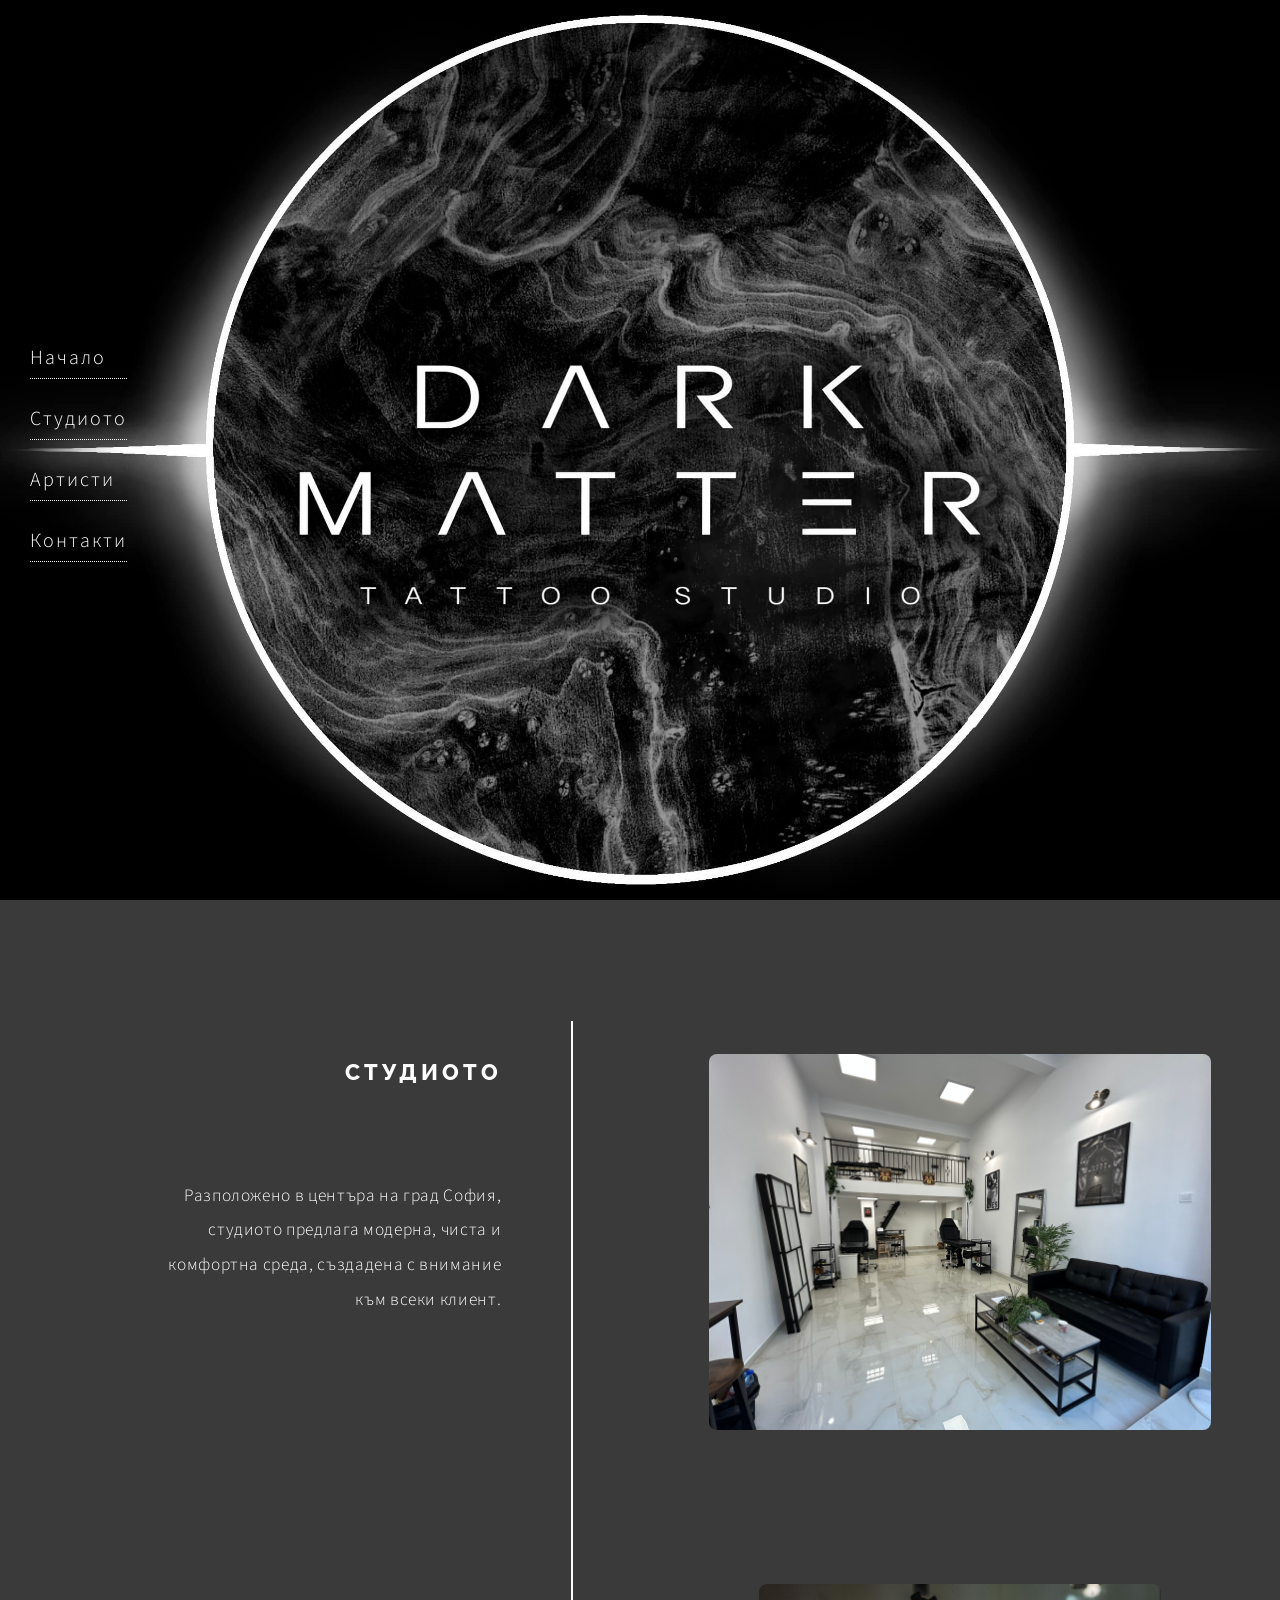
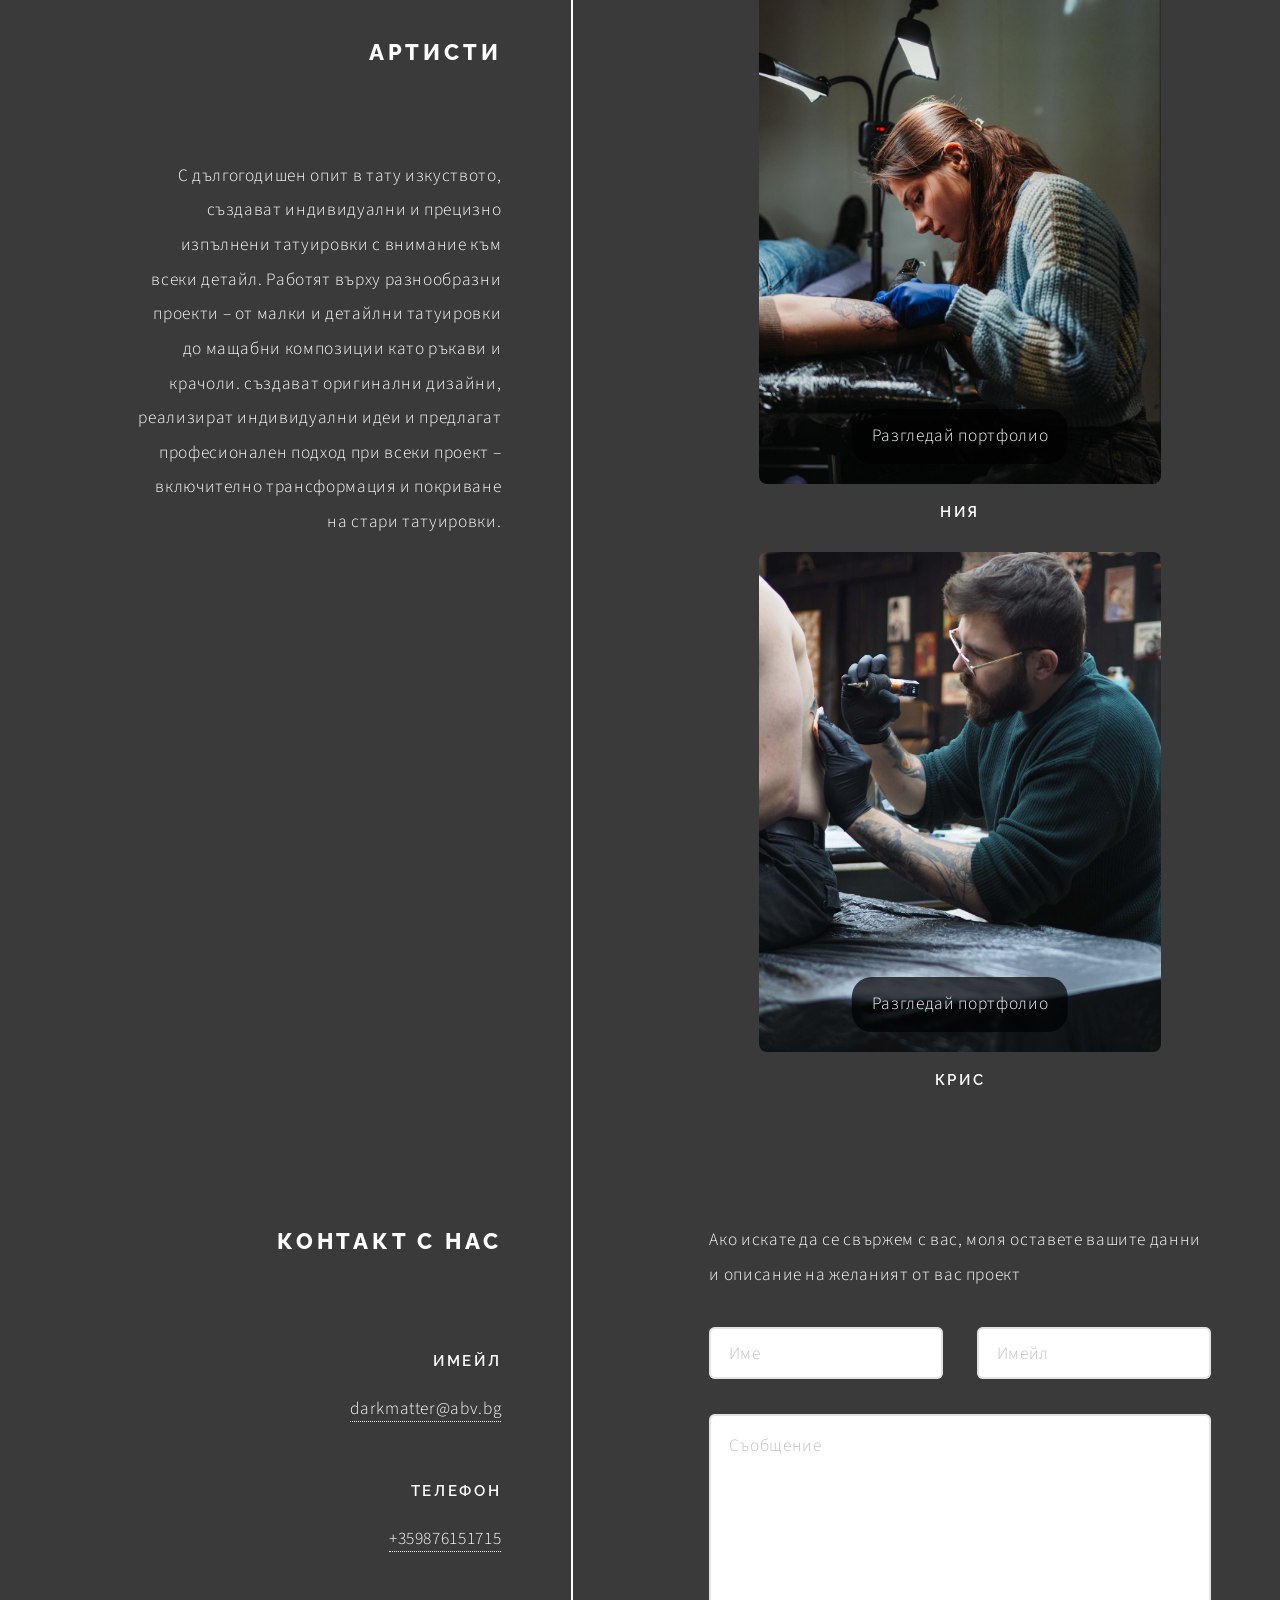
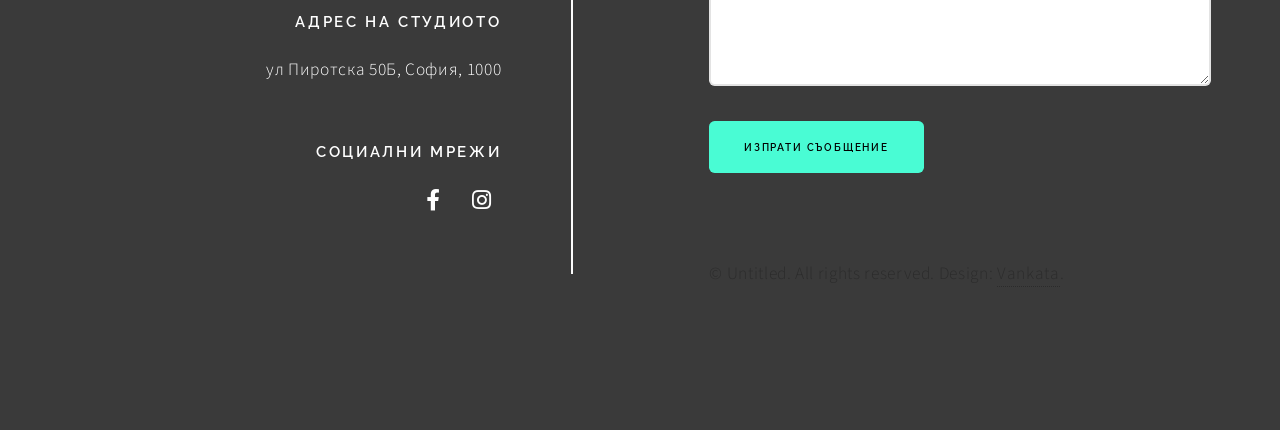
<file: index.html>
<!DOCTYPE HTML>
<!--
	Paradigm Shift by HTML5 UP
	html5up.net | @ajlkn
	Free for personal and commercial use under the CCA 3.0 license (html5up.net/license)
-->
<html>
	<meta name="viewport" content="width=device-width, initial-scale=1">
	<head>
		<title>DarkMatterTattooStudio</title>
		<meta charset="utf-8" />
		<meta name="viewport" content="width=device-width, initial-scale=1, user-scalable=no" />
		<meta name="description" content="" />
		<meta name="keywords" content="" />
		<link rel="stylesheet" href="assets/css/main.css" />
	</head>
	<body class="is-preload">
		<nav class="side-menu">
    <a href="#intro">Начало</a>
    <a href="#first">Студиото</a>
    <a href="#second">Артисти</a>
    <a href="#third">Контакти</a>
		</nav>
		<!-- Wrapper -->
			<div id="wrapper">

				<!-- Intro -->
					<section class="intro"
					id ="intro">
					<!--	
						<header>
				
							<h1>Dark Мatter </h1>
							<h2>Tattoo Studio</h2>
							<p style="white-space: nowrap;">
   									 All designs are made by Tattoo Master Kriskata</p>
						</header>
					-->		
						<div class="content">
							<span class="image fill" data-position="center"><img src="images/logo.jpeg" alt="" /></span>
						</div>
					</section>

				<!-- Section -->
					<section id="first">
						<header>
							<div style="margin-top: 50px;">
							<h2>Студиото</h2>
							<p>Разположено в центъра на град София, студиото предлага модерна, чиста и комфортна среда, създадена с внимание към всеки клиент. </p>
						</header>
					<div class="content"> 
						<div style="display: flex; gap: 20px;margin-bottom: 50px;margin-top: 50px;"> 
						<img src="images/workplace.jpeg" style="width: 100%;height: auto; border-radius: 8px;"> 
					</div>
					
							<!-- Иконки-->
							 <!--S
							<ul class="feature-icons">
								<li class="icon solid fa-laptop">Consequat tempus</li>
								<li class="icon solid fa-bolt">Etiam adipiscing</li>
								<li class="icon solid fa-signal">Libero nullam</li>
								<li class="icon solid fa-cog">Blandit condimentum</li>
								<li class="icon solid fa-map-marker-alt">Lorem ipsum dolor</li>
								<li class="icon solid fa-code">Nibh amet venenatis</li>
							</ul>
							-->
							
						</div>
						</section>
				<!-- Section -->
					<section id="second">
						<header>
							<div style="margin-top: 50px;"></div>
							<h2>Артисти  </h2>
							<p> С дългогодишен опит в тату изкуството, създават индивидуални и прецизно изпълнени 
								татуировки с внимание към всеки детайл.
								Работят върху разнообразни проекти – от малки и детайлни татуировки до мащабни композиции като ръкави
								и крачоли. създават оригинални дизайни, реализират индивидуални идеи и предлагат професионален подход при 
								всеки проект – включително трансформация и покриване на стари татуировки.</p>
						</header>
						<div class="content">

    <div class="artists-container">

        <a href="Niya.html" class="artist-card">
            <div class="artist-image">
                <img src="images/niya.jpeg" alt="Ния">
                <span>Разгледай портфолио</span>
            </div>
            <h3>Ния</h3>
        </a>

        <a href="Kriskata.html" class="artist-card">
            <div class="artist-image">
                <img src="images/kris.jpeg" alt="Крис">
                <span>Разгледай портфолио</span>
            </div>
            <h3>Крис</h3>
        </a>

    </div>

</div>
							
					
					</section>

				
							<!-- Section -->
								<section id="third">
							<header>
							<h2>Контакт с нас</h2>
						</header>
						<div class="content">
							<p> Ако искате да се свържем с вас, моля оставете вашите данни и описание на желаният от вас проект</p>
							<form id="contact-form">
								<div class="fields">
									<div class="field half">
										<input type="text" name="name" id="name" placeholder="Име" required/>
									</div>
									<div class="field half">
										<input type="email" name="email" id="email" placeholder="Имейл" required/>
									</div>
									<div class="field">
										<textarea name="message" id="message" placeholder="Съобщение" rows="7" required></textarea>
									</div>
								</div>
								<ul class="actions">
									<li><input type="submit" value="Изпрати Съобщение" class="button primary" /></li>
								</ul>
								<div id="form-message"></div>
							</form>

						<script>
							const form = document.getElementById("contact-form");
							const message = document.getElementById("form-message");
							form.addEventListener("submit", async function(e) { e.preventDefault();
    						const formData = new FormData(form);
							const response = await fetch("https://formspree.io/f/mbdngkry", {method: "POST",body: formData,headers: {"Accept": "application/json"}});

   							 if (response.ok) {
       							 message.innerHTML = "✅ Вашето съобщение е изпратено успешно! Ще се свържем с вас скоро.";
       							 message.style.display = "block";
        						form.reset();
    						} else {
     						   message.innerHTML = "❌ Възникна грешка. Моля опитайте отново.";
       						 message.style.display = "block";
    						}
							});
						</script>
						</div>
						<footer>
							<ul class="items">
								<li>
									<h3>Имейл</h3>
									<a>darkmatter@abv.bg</a>
								</li>
								<li>
									<h3>Телефон</h3>
									<a> +359876151715</a>
								</li>
								<li>
									<h3>Адрес на Студиото</h3>
									<span>ул Пиротска 50Б, София, 1000</span>
								</li>
								<li>
									<h3>Социални мрежи</h3>
									<ul class="icons">
										<li><a href="https://www.facebook.com/kristian.andonov.96" class="icon brands fa-facebook-f"><span class="label">Facebook</span></a></li>
										<li><a href="https://www.instagram.com/darkmatter.sofia/" class="icon brands fa-instagram"><span class="label">Instagram</span></a></li>
									</ul>
								</li>
							</ul>
						</footer>
					</section>

				<!-- Copyright -->
					<div class="copyright">&copy; Untitled. All rights reserved. Design: <a href="https://www.instagram.com/vankataa.s/">Vankata</a>.</div>

			</div>

		<!-- Scripts -->
			<script src="assets/js/jquery.min.js"></script>
			<script src="assets/js/jquery.scrolly.min.js"></script>
			<script src="assets/js/browser.min.js"></script>
			<script src="assets/js/breakpoints.min.js"></script>
			<script src="assets/js/util.js"></script>
			<script src="assets/js/main.js"></script>

	</body>
</html>
</file>
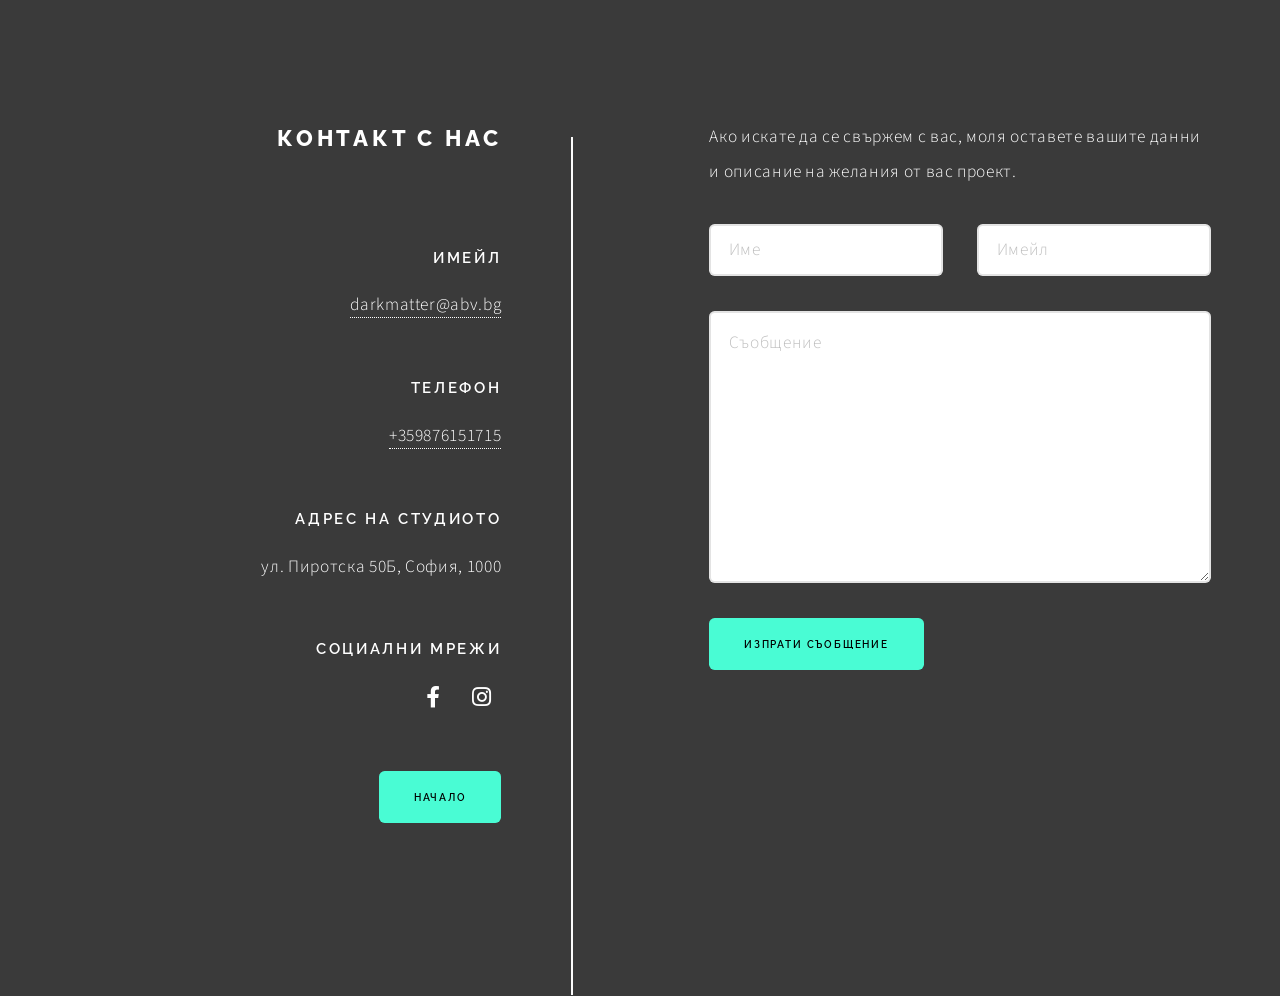
<file: Contact.html>
<!DOCTYPE HTML>
<html>
<head>
    <title>DarkMatter Tattoo Studio - Contact</title>
    <meta charset="utf-8" />
    <meta name="viewport" content="width=device-width, initial-scale=1" />
    
    <link rel="stylesheet" href="assets/css/main.css" />
</head>

<body class="is-preload">

<div id="wrapper">

<section id="contact">

<header>
    
    <h2>Контакт с нас</h2>
</header>


<div class="content">

<p>
Ако искате да се свържем с вас, моля оставете вашите данни и описание на желания от вас проект.
</p>


<form id="contact-form">

<div class="fields">

<div class="field half">
<input type="text" name="name" placeholder="Име" required>
</div>


<div class="field half">
<input type="email" name="email" placeholder="Имейл" required>
</div>


<div class="field">
<textarea name="message" placeholder="Съобщение" rows="7" required></textarea>
</div>


</div>


<ul class="actions">
<li>
<input type="submit" value="Изпрати Съобщение" class="button primary">
</li>
</ul>


<div id="form-message"></div>


</form>


<script>
							const form = document.getElementById("contact-form");
							const message = document.getElementById("form-message");
							form.addEventListener("submit", async function(e) { e.preventDefault();
    						const formData = new FormData(form);
							const response = await fetch("https://formspree.io/f/mbdngkry", {method: "POST",body: formData,headers: {"Accept": "application/json"}});

   							 if (response.ok) {
       							 message.innerHTML = "✅ Вашето съобщение е изпратено успешно! Ще се свържем с вас скоро.";
       							 message.style.display = "block";
        						form.reset();
    						} else {
     						   message.innerHTML = "❌ Възникна грешка. Моля опитайте отново.";
       						 message.style.display = "block";
    						}
							});
						</script>


</div>


<footer>

<ul class="items">


<li>
<h3>Имейл</h3>
<a>darkmatter@abv.bg</a>
</li>


<li>
<h3>Телефон</h3>
<a>+359876151715</a>
</li>


<li>
<h3>Адрес на Студиото</h3>
<span>ул. Пиротска 50Б, София, 1000</span>
</li>


<li>

<h3>Социални мрежи</h3>

<ul class="icons">

<li>
<a href="https://www.facebook.com/kristian.andonov.96" 
class="icon brands fa-facebook-f">
</a>
</li>


<li>
<a href="https://www.instagram.com/darkmatter.sofia/" 
class="icon brands fa-instagram">
</a>
</li>

</ul>

</li>
<div class="contact-button">
    <a href="index.html" class="button primary">
        Начало
    </a>
</div>

</ul>

</footer>


</section>


</div>


<script src="assets/js/jquery.min.js"></script>
<script src="assets/js/browser.min.js"></script>
<script src="assets/js/breakpoints.min.js"></script>
<script src="assets/js/main.js"></script>


</body>
</html>
</file>
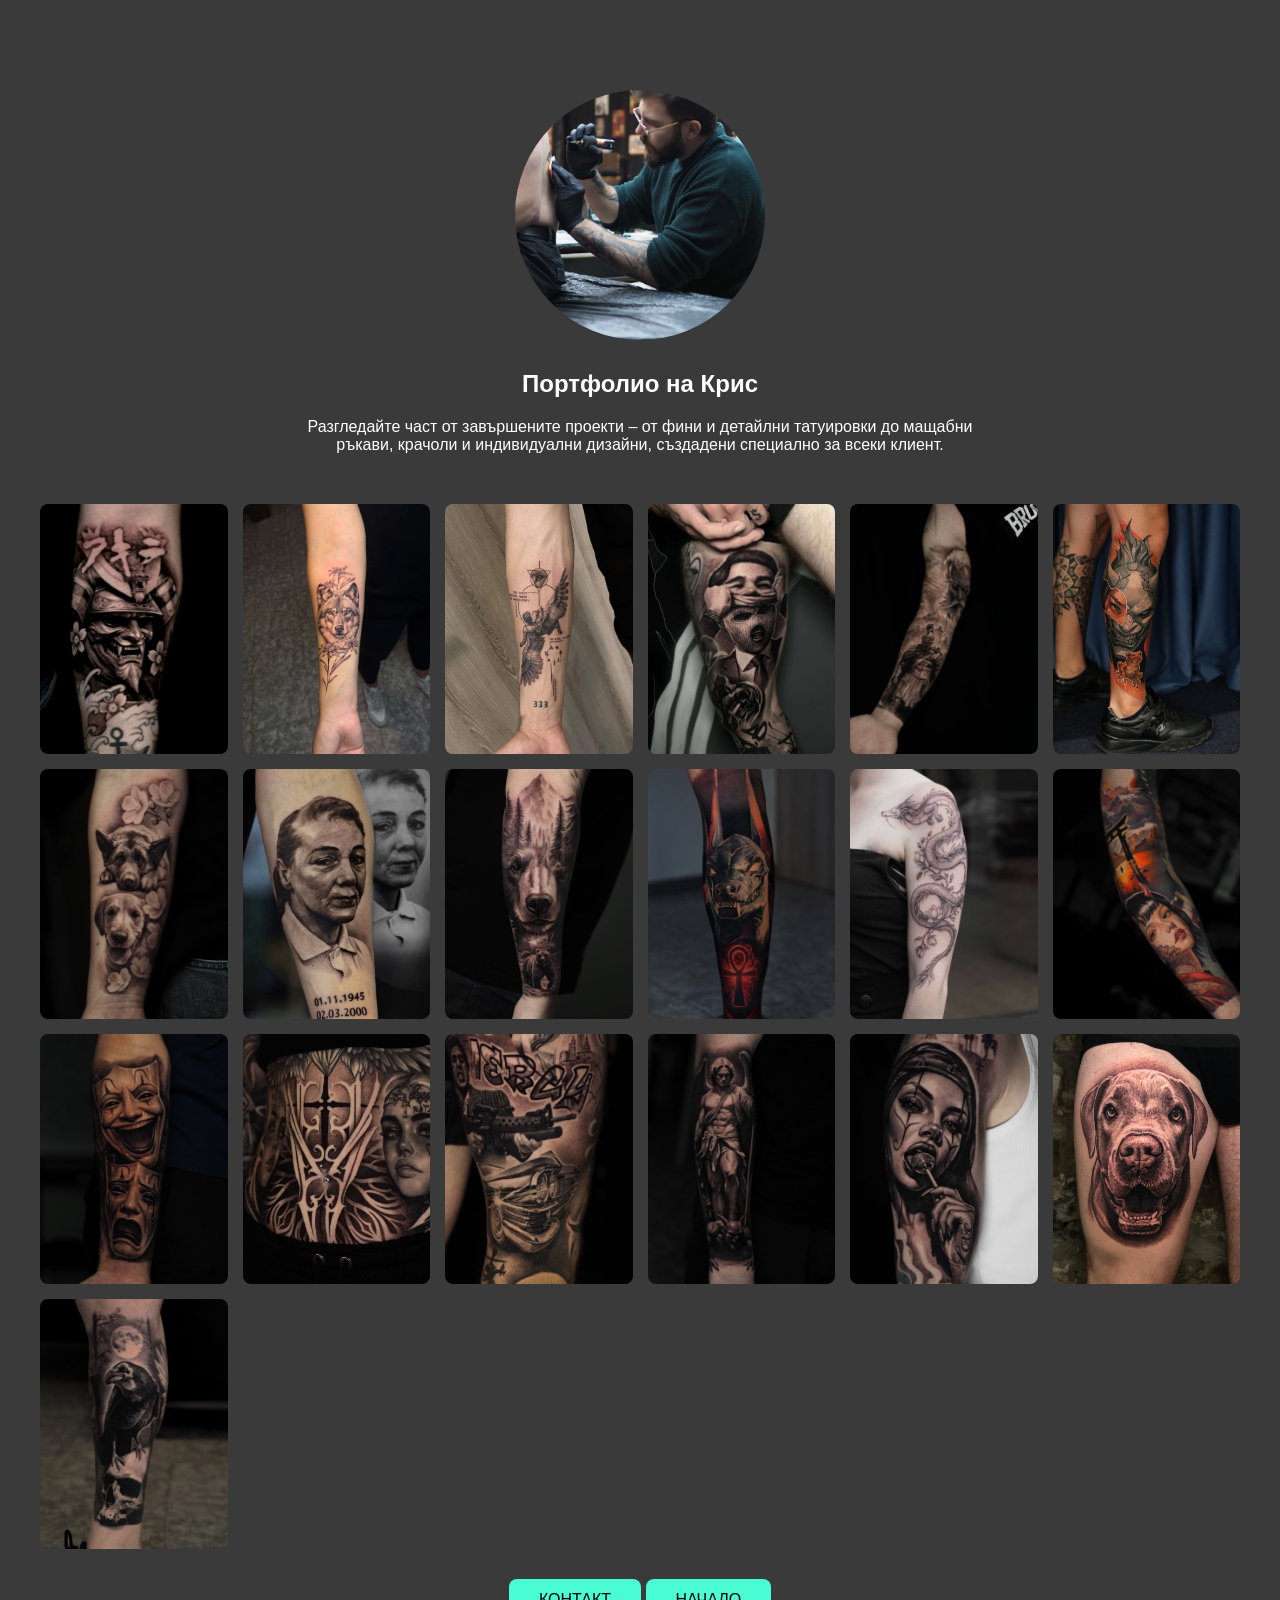
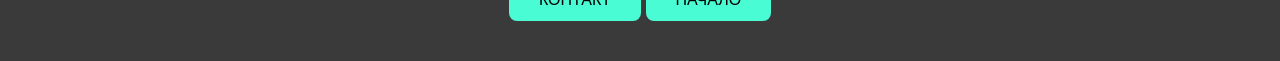
<file: Kriskata.html>
<!DOCTYPE HTML>
<!--
	Paradigm Shift by HTML5 UP
	html5up.net | @ajlkn
	Free for personal and commercial use under the CCA 3.0 license (html5up.net/license)
-->
<html>
<head>
    <title>DarkMatterTattooStudio</title>
    <meta charset="utf-8" />
    <meta name="viewport" content="width=device-width, initial-scale=1, user-scalable=no" />
    <link rel="stylesheet" href="assets/css/artist.css" />
</head>

<script>

document.addEventListener("DOMContentLoaded", function(){

const lightbox = document.getElementById("lightbox");
const lightboxImage = document.getElementById("lightbox-image");
const close = document.getElementById("close");

const images = document.querySelectorAll(".lightbox-img");


images.forEach(function(img){

    img.addEventListener("click", function(){

        lightbox.style.display = "flex";
        lightboxImage.src = this.src;

    });

});


close.onclick = function(){
    lightbox.style.display = "none";
};


lightbox.onclick = function(e){

    if(e.target === lightbox){
        lightbox.style.display = "none";
    }

};


document.addEventListener("keydown", function(e){

    if(e.key === "Escape"){
        lightbox.style.display = "none";
    }

});


});

</script>
<body class="is-preload">
<div id="lightbox">
    <span id="close">&times;</span>
    <img id="lightbox-image">
</div>
    <section id="Kriskata">
						<header>
    <div style="margin-top: 50px;"></div>
    <img src="images/kris.jpeg" class="kris-photo" alt="Kris Tattoo Artist">
    <h2>Портфолио на Крис</h2>

    <p>
        Разгледайте част от завършените проекти – от фини и детайлни татуировки до мащабни ръкави,
        крачоли и индивидуални дизайни, създадени специално за всеки клиент.
    </p>
 
   

</header>
						
						<div style="margin-top: 50px;"
						class="content">
                        
							<div class="gallery">
    							<img src="images/tattoo1.jpeg" class="lightbox-img">
    							<img src="images/tattoo2.jpeg" class="lightbox-img">
                                <img src="images/tattoo3.jpeg" class="lightbox-img">
    							<img src="images/tattoo4.jpeg" class="lightbox-img">
                                <img src="images/tattoo5.jpeg" class="lightbox-img">
   								<img src="images/tattoo6.jpeg" class="lightbox-img">
                                <img src="images/tattoo7.jpeg" class="lightbox-img">
  								<img src="images/tattoo8.jpeg" class="lightbox-img">
                                <img src="images/tattoo9.jpeg"  class="lightbox-img">
    							<img src="images/tattoo10.jpeg" class="lightbox-img">
                                <img src="images/tattoo11.jpeg" class="lightbox-img">
    							<img src="images/tattoo12.jpeg" class="lightbox-img">
                                <img src="images/tattoo13.jpeg" class="lightbox-img">
   								<img src="images/tattoo14.jpeg" class="lightbox-img">
                                <img src="images/tattoo15.jpeg" class="lightbox-img">
  								<img src="images/tattoo16.jpeg" class="lightbox-img">
    							<img src="images/tattoo17.jpeg" class="lightbox-img">
  								<img src="images/tattoo18.jpeg" class="lightbox-img">
    						    <img src="images/tattoo19.jpeg" class="lightbox-img">
							</div>
<div class="contact-button">
    <a href="Contact.html" class="button primary">
        Контакт
    </a>
    <a href="index.html" class="button primary">
        Начало
    </a>
</div>
</file>
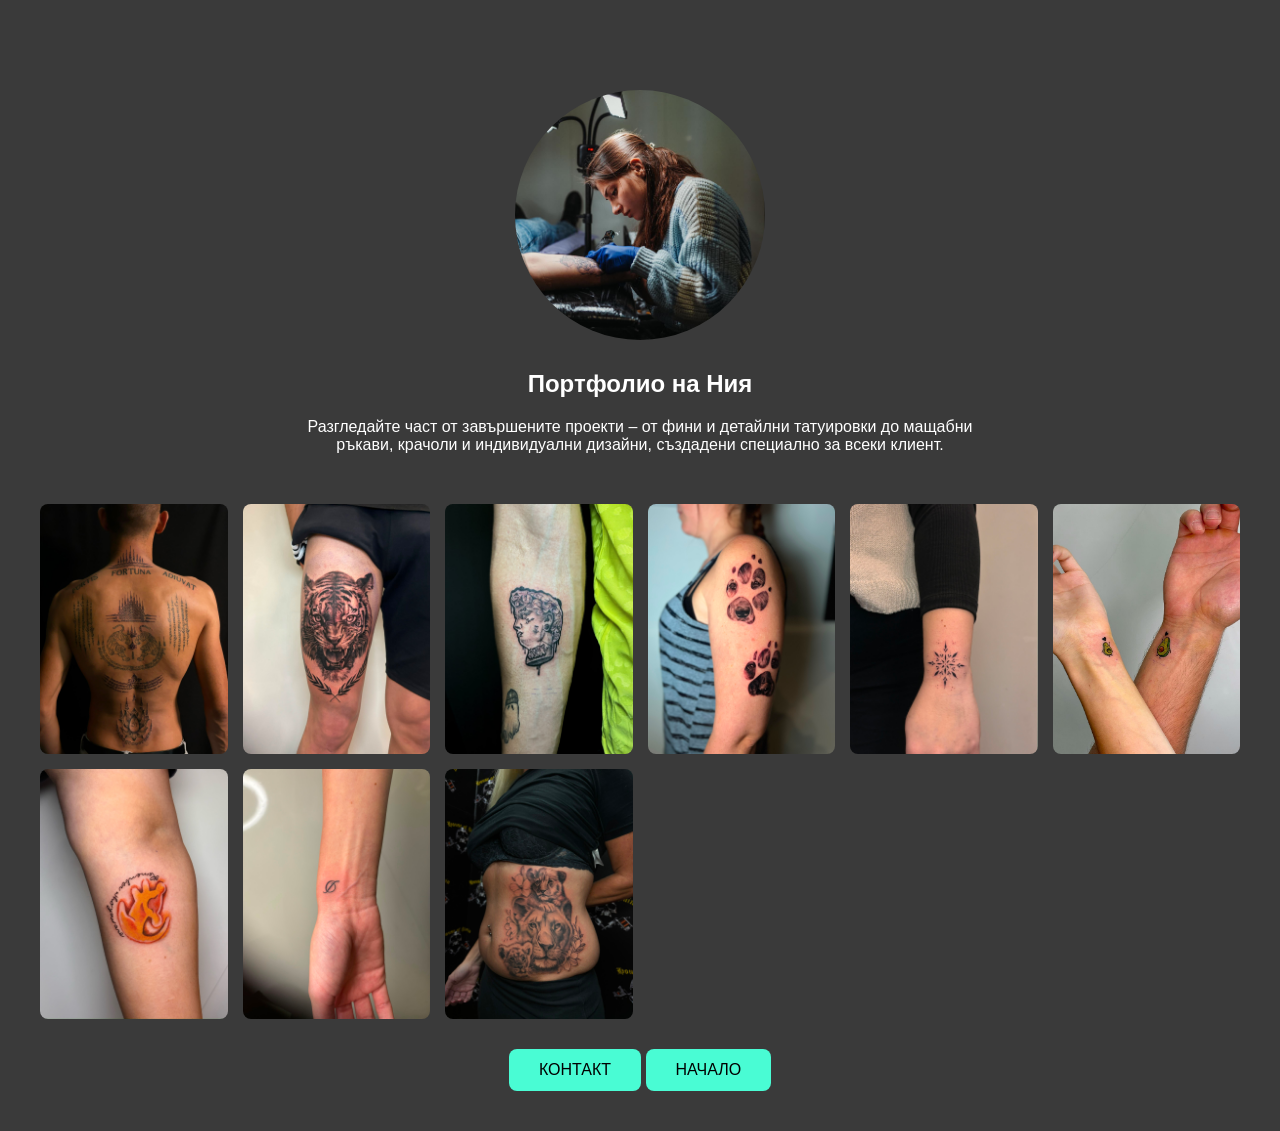
<file: Niya.html>
<!DOCTYPE HTML>
<!--
	Paradigm Shift by HTML5 UP
	html5up.net | @ajlkn
	Free for personal and commercial use under the CCA 3.0 license (html5up.net/license)
-->
<html>
<head>
    <title>DarkMatterTattooStudio</title>
    <meta charset="utf-8" />
    <meta name="viewport" content="width=device-width, initial-scale=1, user-scalable=no" />
    <link rel="stylesheet" href="assets/css/artist.css" />
</head>

<script>

document.addEventListener("DOMContentLoaded", function(){

const lightbox = document.getElementById("lightbox");
const lightboxImage = document.getElementById("lightbox-image");
const close = document.getElementById("close");

const images = document.querySelectorAll(".lightbox-img");


images.forEach(function(img){

    img.addEventListener("click", function(){

        lightbox.style.display = "flex";
        lightboxImage.src = this.src;

    });

});


close.onclick = function(){
    lightbox.style.display = "none";
};


lightbox.onclick = function(e){

    if(e.target === lightbox){
        lightbox.style.display = "none";
    }

};


document.addEventListener("keydown", function(e){

    if(e.key === "Escape"){
        lightbox.style.display = "none";
    }

});


});

</script>
<body class="is-preload">
<div id="lightbox">
    <span id="close">&times;</span>
    <img id="lightbox-image">
</div>
    <section id="Niya">
						<header>
    <div style="margin-top: 50px;"></div>
    <img src="images/niya.jpeg" class="kris-photo" alt="Niya Tattoo Artist">
    <h2>Портфолио на Ния</h2>

    <p>
        Разгледайте част от завършените проекти – от фини и детайлни татуировки до мащабни ръкави,
        крачоли и индивидуални дизайни, създадени специално за всеки клиент.
    </p>
 
   

</header>
						
						<div style="margin-top: 50px;"
						class="content">
							<div class="gallery">
    							<img src="images/N1.jpeg" class="lightbox-img">
    							<img src="images/N2.jpeg" class="lightbox-img">
                                <img src="images/N3.jpeg" class="lightbox-img">
    							<img src="images/N4.jpeg" class="lightbox-img">
                                <img src="images/N5.jpeg" class="lightbox-img">
   								<img src="images/N6.jpeg" class="lightbox-img">
                                <img src="images/N7.jpeg" class="lightbox-img">
                                <img src="images/N8.jpeg"  class="lightbox-img">
    							<img src="images/N9.jpeg" class="lightbox-img">
							</div>
<div class="contact-button">
    <a href="Contact.html" class="button primary">
        Контакт
    </a>
    <a href="index.html" class="button primary">
        Начало
    </a>
</div>
</file>
<file: assets/css/artist.css>
/* Основни настройки */

* {
    box-sizing: border-box;
}

body {
    margin: 0;
    padding: 40px;
    background: #3a3a3a; /* сив фон */
    font-family: Arial, sans-serif;
    color: white;
}


/* Заглавие */

h2 {
    text-align: center;
    margin-bottom: 20px;
}

p {
    text-align: center;
    max-width: 700px;
    margin: auto;
}


/* Галерия */

.gallery {
    display: grid;
    grid-template-columns: repeat(2, 1fr);
    gap: 20px;
    margin-top: 50px;
}


.gallery img {
    width: 100%;
    height: 250px;
    object-fit: cover;
    border-radius: 10px;
    cursor: pointer;
    transition: 0.3s;
}


.gallery img:hover {
    transform: scale(1.05);
}


/* Телефон */

@media(max-width:700px){

    body {
        padding:20px;
    }

    .gallery {
        grid-template-columns: 1fr;
    }

    .gallery img {
        height:300px;
    }

}


/* LIGHTBOX */

#lightbox {

    display:none;

    position:fixed;
    top:0;
    left:0;

    width:100%;
    height:100%;

    background:rgba(0,0,0,0.95);

    justify-content:center;
    align-items:center;

    z-index:9999;
}


#lightbox img {

    max-width:90%;
    max-height:90%;

    object-fit:contain;

    border-radius:10px;

}


#close {

    position:absolute;

    top:20px;
    right:40px;

    font-size:50px;
    color:white;

    cursor:pointer;

}
/* Галерия */
.gallery img,
.lightbox-img {
    width: 250px;
    height: 250px;
    object-fit: cover;
    border-radius: 8px;
    cursor: pointer;
    transition: 0.3s;
}

.gallery img:hover,
.lightbox-img:hover {
    transform: scale(1.05);
}


/* Fullscreen снимка */
#lightbox {
    display: none;
    position: fixed;
    z-index: 99999;
    left: 0;
    top: 0;
    width: 100%;
    height: 100%;
    background: rgba(0,0,0,0.95);
    justify-content: center;
    align-items: center;
}

#lightbox img {
    max-width: 90%;
    max-height: 90%;
    object-fit: contain;
}


#close {
    position: absolute;
    right: 40px;
    top: 20px;
    color: white;
    font-size: 50px;
    cursor: pointer;
}
.button.primary,
.button.primary:visited,
.button.primary:hover,
.button.primary:active {
    color: #000000 !important;
    text-decoration: none;
}
.button.primary {
    display: inline-block;
    background: #49fcd4;
    color: rgb(0, 0, 0) !important;
    padding: 12px 30px;
    border-radius: 8px;
    border: none;
    cursor: pointer;
    text-transform: uppercase;
    transition: 0.3s;
}


.button.primary:hover {
   
    transform: scale(1.05);
}


.button.primary:visited {
    color: rgb(0, 0, 0) !important;
}
.contact-button {
    text-align: center;
    margin-top: 30px;
}
.kris-photo {
    width: 250px;
    height: 250px;
    object-fit: cover;
    border-radius: 50%;
    display: block;
    margin: 0 auto 30px auto;
}
.gallery {
    display: grid;
    grid-template-columns: repeat(6, 1fr);
    gap: 15px;
    margin-top: 50px;
}


.gallery img {
    width: 100%;
    aspect-ratio: 1 / 1;
    object-fit: cover;
    border-radius: 8px;
    cursor: pointer;
    transition: 0.3s;
}


.gallery img:hover {
    transform: scale(1.05);
}



/* таблет */
@media(max-width:1000px){

    .gallery {
        grid-template-columns: repeat(4, 1fr);
    }

}



/* телефон */
@media(max-width:600px){

    .gallery {
        grid-template-columns: repeat(3, 1fr);
        gap: 8px;
    }


    .gallery img {
        border-radius: 6px;
    }

}
</file>
<file: assets/css/main.css>
@import url(fontawesome-all.min.css);
@import url("https://fonts.googleapis.com/css?family=Source+Sans+Pro:300,600,700,300i,600i,700i|Raleway:600,800");

/*
	Paradigm Shift by HTML5 UP
	html5up.net | @ajlkn
	Free for personal and commercial use under the CCA 3.0 license (html5up.net/license)
*/

html, body, div, span, applet, object,
iframe, h1, h2, h3, h4, h5, h6, p, blockquote,
pre, a, abbr, acronym, address, big, cite,
code, del, dfn, em, img, ins, kbd, q, s, samp,
small, strike, strong, sub, sup, tt, var, b,
u, i, center, dl, dt, dd, ol, ul, li, fieldset,
form, label, legend, table, caption, tbody,
tfoot, thead, tr, th, td, article, aside,
canvas, details, embed, figure, figcaption,
footer, header, hgroup, menu, nav, output, ruby,
section, summary, time, mark, audio, video {
	margin: 0;
	padding: 0;
	border: 0;
	font-size: 100%;
	font: inherit;
	vertical-align: baseline;}

article, aside, details, figcaption, figure,
footer, header, hgroup, menu, nav, section {
	display: block;}

body {
	line-height: 1;
}

ol, ul {
	list-style: none;
}

blockquote, q {
	quotes: none;
}

	blockquote:before, blockquote:after, q:before, q:after {
		content: '';
		content: none;
	}

table {
	border-collapse: collapse;
	border-spacing: 0;
}

body {
	-webkit-text-size-adjust: none;
}

mark {
	background-color: transparent;
	color: inherit;
}

input::-moz-focus-inner {
	border: 0;
	padding: 0;
}

input, select, textarea {
	-moz-appearance: none;
	-webkit-appearance: none;
	-ms-appearance: none;
	appearance: none;
}

/* Basic */

	@-ms-viewport {
		width: device-width;
	}

	body {
		-ms-overflow-style: scrollbar;
	}

	@media screen and (max-width: 480px) {

		html, body {
			min-width: 320px;
		}

	}

	html {
		box-sizing: border-box;
	}

	*, *:before, *:after {
		box-sizing: inherit;
	}

	html {
		overflow-x: hidden;
	}

	body {
		background: #fcfcfc;
		overflow-x: hidden;
	}

		body.is-preload *, body.is-preload *:before, body.is-preload *:after {
			-moz-animation: none !important;
			-webkit-animation: none !important;
			-ms-animation: none !important;
			animation: none !important;
			-moz-transition: none !important;
			-webkit-transition: none !important;
			-ms-transition: none !important;
			transition: none !important;
		}

/* Typography */

	html {
		font-size: 18pt;
	}

		@media screen and (max-width: 1920px) {

			html {
				font-size: 13pt;
			}

		}

		@media screen and (max-width: 1152px) {

			html {
				font-size: 14pt;
			}

		}

		@media screen and (max-width: 736px) {

			html {
				font-size: 12pt;
			}

		}

		@media screen and (max-width: 480px) {

			html {
				font-size: 11pt;
			}

		}

	body {
		background-color: #3a3a3a;
		/* Фон */
		color: #000000;
	}

	body, input, select, textarea {
		color: #ffffff;
		font-family: "Source Sans Pro", Helvetica, sans-serif;
		font-size: 1rem;
		font-weight: 300;
		letter-spacing: 0.0375em;
		line-height: 2;
	}

	a {
		-moz-transition: border-bottom-color 0.25s ease-in-out;
		-webkit-transition: border-bottom-color 0.25s ease-in-out;
		-ms-transition: border-bottom-color 0.25s ease-in-out;
		transition: border-bottom-color 0.25s ease-in-out;
		text-decoration: none;
		color: #ffffff;
		border-bottom: dotted 1px;
	}

		a:hover {
			text-decoration: none;
			border-bottom-color: transparent;
		}

	strong, b {
		font-weight: 600;
		color: #ffffff;
	}

	em, i {
		font-style: italic;
	}

	p {
		margin: 0 0 2rem 0;
	}

	h1, h2, h3, h4, h5, h6 {
		color: #ffffff;
		font-family: "Raleway", Helvetica, sans-serif;
		font-weight: 600;
		letter-spacing: 0.175em;
		line-height: 1.75;
		margin: 0 0 1.5rem 0;
		text-transform: uppercase;
	}

		h1 a, h2 a, h3 a, h4 a, h5 a, h6 a {
			color: inherit;
			text-decoration: none;
		}

	h1 {
		font-family: "Source Sans Pro", Helvetica, sans-serif;
		font-size: 5rem;
		font-weight: 700;
		letter-spacing: -0.05em;
		line-height: 1.1;
		margin: 0 0 1.5rem 0;
		text-transform: none;
	}

	h2 {
		font-size: 1.25rem;
		font-weight: 800;
		margin: 0 0 2rem 0;
	}

	h3 {
		font-size: 0.875rem;
	}

	h4 {
		font-size: 0.875rem;
	}

	h5 {
		font-size: 0.75rem;
	}

	h6 {
		font-size: 0.625rem;
	}

	@media screen and (max-width: 736px) {

		h1 {
			font-size: 4.5rem;
			line-height: 1.1;
		}

		h2 {
			font-size: 1.25rem;
			line-height: 1.7;
		}

		h3 {
			font-size: 0.9rem;
		}

		h4 {
			font-size: 0.75rem;
		}

		h5 {
			font-size: 0.675rem;
		}

	}

	@media screen and (max-width: 360px) {

		h1 {
			font-size: 3.75rem;
		}

		h2 {
			font-size: 1.125rem;
		}

		h3 {
			font-size: 0.8rem;
		}

		h4 {
			font-size: 0.675rem;
		}

		h5 {
			font-size: 0.675rem;
		}

	}

	sub {
		font-size: 0.8rem;
		position: relative;
		top: 0.5rem;
	}

	sup {
		font-size: 0.8rem;
		position: relative;
		top: -0.5rem;
	}

	blockquote {
		border-left: solid 0.5rem rgba(144, 144, 144, 0.25);
		font-style: italic;
		margin: 0 0 2rem 0;
		padding: 1rem 0 1rem 2rem;
	}

	code {
		background: rgba(144, 144, 144, 0.1);
		border-radius: 0.325rem;
		font-family: "Courier New", monospace;
		font-size: 0.9rem;
		margin: 0 0.25rem;
		padding: 0.25rem 0.65rem;
	}

	pre {
		-webkit-overflow-scrolling: touch;
		font-family: "Courier New", monospace;
		font-size: 0.9rem;
		margin: 0 0 2rem 0;
		width: 100%;
	}

		pre code {
			display: block;
			line-height: 1.75;
			padding: 1rem 1.5rem;
			overflow-x: auto;
		}

	hr {
		border: 0;
		border-bottom: solid 2px rgba(144, 144, 144, 0.25);
		margin: 3rem 0;
	}

		hr.major {
			margin: 5rem 0;
		}

		@media screen and (max-width: 736px) {

			hr.major {
				margin: 3rem 0;
			}

		}

/* Row */

	.row {
		display: flex;
		flex-wrap: wrap;
		box-sizing: border-box;
		align-items: stretch;
	}

		.row > * {
			box-sizing: border-box;
		}

		.row.gtr-uniform > * > :last-child {
			margin-bottom: 0;
		}

		.row.aln-left {
			justify-content: flex-start;
		}

		.row.aln-center {
			justify-content: center;
		}

		.row.aln-right {
			justify-content: flex-end;
		}

		.row.aln-top {
			align-items: flex-start;
		}

		.row.aln-middle {
			align-items: center;
		}

		.row.aln-bottom {
			align-items: flex-end;
		}

		.row > .imp {
			order: -1;
		}

		.row > .col-1 {
			width: 8.33333%;
		}

		.row > .off-1 {
			margin-left: 8.33333%;
		}

		.row > .col-2 {
			width: 16.66667%;
		}

		.row > .off-2 {
			margin-left: 16.66667%;
		}

		.row > .col-3 {
			width: 25%;
		}

		.row > .off-3 {
			margin-left: 25%;
		}

		.row > .col-4 {
			width: 33.33333%;
		}

		.row > .off-4 {
			margin-left: 33.33333%;
		}

		.row > .col-5 {
			width: 41.66667%;
		}

		.row > .off-5 {
			margin-left: 41.66667%;
		}

		.row > .col-6 {
			width: 50%;
		}

		.row > .off-6 {
			margin-left: 50%;
		}

		.row > .col-7 {
			width: 58.33333%;
		}

		.row > .off-7 {
			margin-left: 58.33333%;
		}

		.row > .col-8 {
			width: 66.66667%;
		}

		.row > .off-8 {
			margin-left: 66.66667%;
		}

		.row > .col-9 {
			width: 75%;
		}

		.row > .off-9 {
			margin-left: 75%;
		}

		.row > .col-10 {
			width: 83.33333%;
		}

		.row > .off-10 {
			margin-left: 83.33333%;
		}

		.row > .col-11 {
			width: 91.66667%;
		}

		.row > .off-11 {
			margin-left: 91.66667%;
		}

		.row > .col-12 {
			width: 100%;
		}

		.row > .off-12 {
			margin-left: 100%;
		}

		.row.gtr-0 {
			margin-top: 0;
			margin-left: 0rem;
		}

			.row.gtr-0 > * {
				padding: 0 0 0 0rem;
			}

			.row.gtr-0.gtr-uniform {
				margin-top: 0rem;
			}

				.row.gtr-0.gtr-uniform > * {
					padding-top: 0rem;
				}

		.row.gtr-25 {
			margin-top: 0;
			margin-left: -0.5rem;
		}

			.row.gtr-25 > * {
				padding: 0 0 0 0.5rem;
			}

			.row.gtr-25.gtr-uniform {
				margin-top: -0.5rem;
			}

				.row.gtr-25.gtr-uniform > * {
					padding-top: 0.5rem;
				}

		.row.gtr-50 {
			margin-top: 0;
			margin-left: -1rem;
		}

			.row.gtr-50 > * {
				padding: 0 0 0 1rem;
			}

			.row.gtr-50.gtr-uniform {
				margin-top: -1rem;
			}

				.row.gtr-50.gtr-uniform > * {
					padding-top: 1rem;
				}

		.row {
			margin-top: 0;
			margin-left: -2rem;
		}

			.row > * {
				padding: 0 0 0 2rem;
			}

			.row.gtr-uniform {
				margin-top: -2rem;
			}

				.row.gtr-uniform > * {
					padding-top: 2rem;
				}

		.row.gtr-150 {
			margin-top: 0;
			margin-left: -3rem;
		}

			.row.gtr-150 > * {
				padding: 0 0 0 3rem;
			}

			.row.gtr-150.gtr-uniform {
				margin-top: -3rem;
			}

				.row.gtr-150.gtr-uniform > * {
					padding-top: 3rem;
				}

		.row.gtr-200 {
			margin-top: 0;
			margin-left: -4rem;
		}

			.row.gtr-200 > * {
				padding: 0 0 0 4rem;
			}

			.row.gtr-200.gtr-uniform {
				margin-top: -4rem;
			}

				.row.gtr-200.gtr-uniform > * {
					padding-top: 4rem;
				}

		@media screen and (max-width: 1920px) {

			.row {
				display: flex;
				flex-wrap: wrap;
				box-sizing: border-box;
				align-items: stretch;
			}

				.row > * {
					box-sizing: border-box;
				}

				.row.gtr-uniform > * > :last-child {
					margin-bottom: 0;
				}

				.row.aln-left {
					justify-content: flex-start;
				}

				.row.aln-center {
					justify-content: center;
				}

				.row.aln-right {
					justify-content: flex-end;
				}

				.row.aln-top {
					align-items: flex-start;
				}

				.row.aln-middle {
					align-items: center;
				}

				.row.aln-bottom {
					align-items: flex-end;
				}

				.row > .imp-xlarge {
					order: -1;
				}

				.row > .col-1-xlarge {
					width: 8.33333%;
				}

				.row > .off-1-xlarge {
					margin-left: 8.33333%;
				}

				.row > .col-2-xlarge {
					width: 16.66667%;
				}

				.row > .off-2-xlarge {
					margin-left: 16.66667%;
				}

				.row > .col-3-xlarge {
					width: 25%;
				}

				.row > .off-3-xlarge {
					margin-left: 25%;
				}

				.row > .col-4-xlarge {
					width: 33.33333%;
				}

				.row > .off-4-xlarge {
					margin-left: 33.33333%;
				}

				.row > .col-5-xlarge {
					width: 41.66667%;
				}

				.row > .off-5-xlarge {
					margin-left: 41.66667%;
				}

				.row > .col-6-xlarge {
					width: 50%;
				}

				.row > .off-6-xlarge {
					margin-left: 50%;
				}

				.row > .col-7-xlarge {
					width: 58.33333%;
				}

				.row > .off-7-xlarge {
					margin-left: 58.33333%;
				}

				.row > .col-8-xlarge {
					width: 66.66667%;
				}

				.row > .off-8-xlarge {
					margin-left: 66.66667%;
				}

				.row > .col-9-xlarge {
					width: 75%;
				}

				.row > .off-9-xlarge {
					margin-left: 75%;
				}

				.row > .col-10-xlarge {
					width: 83.33333%;
				}

				.row > .off-10-xlarge {
					margin-left: 83.33333%;
				}

				.row > .col-11-xlarge {
					width: 91.66667%;
				}

				.row > .off-11-xlarge {
					margin-left: 91.66667%;
				}

				.row > .col-12-xlarge {
					width: 100%;
				}

				.row > .off-12-xlarge {
					margin-left: 100%;
				}

				.row.gtr-0 {
					margin-top: 0;
					margin-left: 0rem;
				}

					.row.gtr-0 > * {
						padding: 0 0 0 0rem;
					}

					.row.gtr-0.gtr-uniform {
						margin-top: 0rem;
					}

						.row.gtr-0.gtr-uniform > * {
							padding-top: 0rem;
						}

				.row.gtr-25 {
					margin-top: 0;
					margin-left: -0.5rem;
				}

					.row.gtr-25 > * {
						padding: 0 0 0 0.5rem;
					}

					.row.gtr-25.gtr-uniform {
						margin-top: -0.5rem;
					}

						.row.gtr-25.gtr-uniform > * {
							padding-top: 0.5rem;
						}

				.row.gtr-50 {
					margin-top: 0;
					margin-left: -1rem;
				}

					.row.gtr-50 > * {
						padding: 0 0 0 1rem;
					}

					.row.gtr-50.gtr-uniform {
						margin-top: -1rem;
					}

						.row.gtr-50.gtr-uniform > * {
							padding-top: 1rem;
						}

				.row {
					margin-top: 0;
					margin-left: -2rem;
				}

					.row > * {
						padding: 0 0 0 2rem;
					}

					.row.gtr-uniform {
						margin-top: -2rem;
					}

						.row.gtr-uniform > * {
							padding-top: 2rem;
						}

				.row.gtr-150 {
					margin-top: 0;
					margin-left: -3rem;
				}

					.row.gtr-150 > * {
						padding: 0 0 0 3rem;
					}

					.row.gtr-150.gtr-uniform {
						margin-top: -3rem;
					}

						.row.gtr-150.gtr-uniform > * {
							padding-top: 3rem;
						}

				.row.gtr-200 {
					margin-top: 0;
					margin-left: -4rem;
				}

					.row.gtr-200 > * {
						padding: 0 0 0 4rem;
					}

					.row.gtr-200.gtr-uniform {
						margin-top: -4rem;
					}

						.row.gtr-200.gtr-uniform > * {
							padding-top: 4rem;
						}

		}

		@media screen and (max-width: 1280px) {

			.row {
				display: flex;
				flex-wrap: wrap;
				box-sizing: border-box;
				align-items: stretch;
			}

				.row > * {
					box-sizing: border-box;
				}

				.row.gtr-uniform > * > :last-child {
					margin-bottom: 0;
				}

				.row.aln-left {
					justify-content: flex-start;
				}

				.row.aln-center {
					justify-content: center;
				}

				.row.aln-right {
					justify-content: flex-end;
				}

				.row.aln-top {
					align-items: flex-start;
				}

				.row.aln-middle {
					align-items: center;
				}

				.row.aln-bottom {
					align-items: flex-end;
				}

				.row > .imp-large {
					order: -1;
				}

				.row > .col-1-large {
					width: 8.33333%;
				}

				.row > .off-1-large {
					margin-left: 8.33333%;
				}

				.row > .col-2-large {
					width: 16.66667%;
				}

				.row > .off-2-large {
					margin-left: 16.66667%;
				}

				.row > .col-3-large {
					width: 25%;
				}

				.row > .off-3-large {
					margin-left: 25%;
				}

				.row > .col-4-large {
					width: 33.33333%;
				}

				.row > .off-4-large {
					margin-left: 33.33333%;
				}

				.row > .col-5-large {
					width: 41.66667%;
				}

				.row > .off-5-large {
					margin-left: 41.66667%;
				}

				.row > .col-6-large {
					width: 50%;
				}

				.row > .off-6-large {
					margin-left: 50%;
				}

				.row > .col-7-large {
					width: 58.33333%;
				}

				.row > .off-7-large {
					margin-left: 58.33333%;
				}

				.row > .col-8-large {
					width: 66.66667%;
				}

				.row > .off-8-large {
					margin-left: 66.66667%;
				}

				.row > .col-9-large {
					width: 75%;
				}

				.row > .off-9-large {
					margin-left: 75%;
				}

				.row > .col-10-large {
					width: 83.33333%;
				}

				.row > .off-10-large {
					margin-left: 83.33333%;
				}

				.row > .col-11-large {
					width: 91.66667%;
				}

				.row > .off-11-large {
					margin-left: 91.66667%;
				}

				.row > .col-12-large {
					width: 100%;
				}

				.row > .off-12-large {
					margin-left: 100%;
				}

				.row.gtr-0 {
					margin-top: 0;
					margin-left: 0rem;
				}

					.row.gtr-0 > * {
						padding: 0 0 0 0rem;
					}

					.row.gtr-0.gtr-uniform {
						margin-top: 0rem;
					}

						.row.gtr-0.gtr-uniform > * {
							padding-top: 0rem;
						}

				.row.gtr-25 {
					margin-top: 0;
					margin-left: -0.375rem;
				}

					.row.gtr-25 > * {
						padding: 0 0 0 0.375rem;
					}

					.row.gtr-25.gtr-uniform {
						margin-top: -0.375rem;
					}

						.row.gtr-25.gtr-uniform > * {
							padding-top: 0.375rem;
						}

				.row.gtr-50 {
					margin-top: 0;
					margin-left: -0.75rem;
				}

					.row.gtr-50 > * {
						padding: 0 0 0 0.75rem;
					}

					.row.gtr-50.gtr-uniform {
						margin-top: -0.75rem;
					}

						.row.gtr-50.gtr-uniform > * {
							padding-top: 0.75rem;
						}

				.row {
					margin-top: 0;
					margin-left: -1.5rem;
				}

					.row > * {
						padding: 0 0 0 1.5rem;
					}

					.row.gtr-uniform {
						margin-top: -1.5rem;
					}

						.row.gtr-uniform > * {
							padding-top: 1.5rem;
						}

				.row.gtr-150 {
					margin-top: 0;
					margin-left: -2.25rem;
				}

					.row.gtr-150 > * {
						padding: 0 0 0 2.25rem;
					}

					.row.gtr-150.gtr-uniform {
						margin-top: -2.25rem;
					}

						.row.gtr-150.gtr-uniform > * {
							padding-top: 2.25rem;
						}

				.row.gtr-200 {
					margin-top: 0;
					margin-left: -3rem;
				}

					.row.gtr-200 > * {
						padding: 0 0 0 3rem;
					}

					.row.gtr-200.gtr-uniform {
						margin-top: -3rem;
					}

						.row.gtr-200.gtr-uniform > * {
							padding-top: 3rem;
						}

		}

		@media screen and (max-width: 1152px) {

			.row {
				display: flex;
				flex-wrap: wrap;
				box-sizing: border-box;
				align-items: stretch;
			}

				.row > * {
					box-sizing: border-box;
				}

				.row.gtr-uniform > * > :last-child {
					margin-bottom: 0;
				}

				.row.aln-left {
					justify-content: flex-start;
				}

				.row.aln-center {
					justify-content: center;
				}

				.row.aln-right {
					justify-content: flex-end;
				}

				.row.aln-top {
					align-items: flex-start;
				}

				.row.aln-middle {
					align-items: center;
				}

				.row.aln-bottom {
					align-items: flex-end;
				}

				.row > .imp-medium {
					order: -1;
				}

				.row > .col-1-medium {
					width: 8.33333%;
				}

				.row > .off-1-medium {
					margin-left: 8.33333%;
				}

				.row > .col-2-medium {
					width: 16.66667%;
				}

				.row > .off-2-medium {
					margin-left: 16.66667%;
				}

				.row > .col-3-medium {
					width: 25%;
				}

				.row > .off-3-medium {
					margin-left: 25%;
				}

				.row > .col-4-medium {
					width: 33.33333%;
				}

				.row > .off-4-medium {
					margin-left: 33.33333%;
				}

				.row > .col-5-medium {
					width: 41.66667%;
				}

				.row > .off-5-medium {
					margin-left: 41.66667%;
				}

				.row > .col-6-medium {
					width: 50%;
				}

				.row > .off-6-medium {
					margin-left: 50%;
				}

				.row > .col-7-medium {
					width: 58.33333%;
				}

				.row > .off-7-medium {
					margin-left: 58.33333%;
				}

				.row > .col-8-medium {
					width: 66.66667%;
				}

				.row > .off-8-medium {
					margin-left: 66.66667%;
				}

				.row > .col-9-medium {
					width: 75%;
				}

				.row > .off-9-medium {
					margin-left: 75%;
				}

				.row > .col-10-medium {
					width: 83.33333%;
				}

				.row > .off-10-medium {
					margin-left: 83.33333%;
				}

				.row > .col-11-medium {
					width: 91.66667%;
				}

				.row > .off-11-medium {
					margin-left: 91.66667%;
				}

				.row > .col-12-medium {
					width: 100%;
				}

				.row > .off-12-medium {
					margin-left: 100%;
				}

				.row.gtr-0 {
					margin-top: 0;
					margin-left: 0rem;
				}

					.row.gtr-0 > * {
						padding: 0 0 0 0rem;
					}

					.row.gtr-0.gtr-uniform {
						margin-top: 0rem;
					}

						.row.gtr-0.gtr-uniform > * {
							padding-top: 0rem;
						}

				.row.gtr-25 {
					margin-top: 0;
					margin-left: -0.375rem;
				}

					.row.gtr-25 > * {
						padding: 0 0 0 0.375rem;
					}

					.row.gtr-25.gtr-uniform {
						margin-top: -0.375rem;
					}

						.row.gtr-25.gtr-uniform > * {
							padding-top: 0.375rem;
						}

				.row.gtr-50 {
					margin-top: 0;
					margin-left: -0.75rem;
				}

					.row.gtr-50 > * {
						padding: 0 0 0 0.75rem;
					}

					.row.gtr-50.gtr-uniform {
						margin-top: -0.75rem;
					}

						.row.gtr-50.gtr-uniform > * {
							padding-top: 0.75rem;
						}

				.row {
					margin-top: 0;
					margin-left: -1.5rem;
				}

					.row > * {
						padding: 0 0 0 1.5rem;
					}

					.row.gtr-uniform {
						margin-top: -1.5rem;
					}

						.row.gtr-uniform > * {
							padding-top: 1.5rem;
						}

				.row.gtr-150 {
					margin-top: 0;
					margin-left: -2.25rem;
				}

					.row.gtr-150 > * {
						padding: 0 0 0 2.25rem;
					}

					.row.gtr-150.gtr-uniform {
						margin-top: -2.25rem;
					}

						.row.gtr-150.gtr-uniform > * {
							padding-top: 2.25rem;
						}

				.row.gtr-200 {
					margin-top: 0;
					margin-left: -3rem;
				}

					.row.gtr-200 > * {
						padding: 0 0 0 3rem;
					}

					.row.gtr-200.gtr-uniform {
						margin-top: -3rem;
					}

						.row.gtr-200.gtr-uniform > * {
							padding-top: 3rem;
						}

		}

		@media screen and (max-width: 736px) {

			.row {
				display: flex;
				flex-wrap: wrap;
				box-sizing: border-box;
				align-items: stretch;
			}

				.row > * {
					box-sizing: border-box;
				}

				.row.gtr-uniform > * > :last-child {
					margin-bottom: 0;
				}

				.row.aln-left {
					justify-content: flex-start;
				}

				.row.aln-center {
					justify-content: center;
				}

				.row.aln-right {
					justify-content: flex-end;
				}

				.row.aln-top {
					align-items: flex-start;
				}

				.row.aln-middle {
					align-items: center;
				}

				.row.aln-bottom {
					align-items: flex-end;
				}

				.row > .imp-small {
					order: -1;
				}

				.row > .col-1-small {
					width: 8.33333%;
				}

				.row > .off-1-small {
					margin-left: 8.33333%;
				}

				.row > .col-2-small {
					width: 16.66667%;
				}

				.row > .off-2-small {
					margin-left: 16.66667%;
				}

				.row > .col-3-small {
					width: 25%;
				}

				.row > .off-3-small {
					margin-left: 25%;
				}

				.row > .col-4-small {
					width: 33.33333%;
				}

				.row > .off-4-small {
					margin-left: 33.33333%;
				}

				.row > .col-5-small {
					width: 41.66667%;
				}

				.row > .off-5-small {
					margin-left: 41.66667%;
				}

				.row > .col-6-small {
					width: 50%;
				}

				.row > .off-6-small {
					margin-left: 50%;
				}

				.row > .col-7-small {
					width: 58.33333%;
				}

				.row > .off-7-small {
					margin-left: 58.33333%;
				}

				.row > .col-8-small {
					width: 66.66667%;
				}

				.row > .off-8-small {
					margin-left: 66.66667%;
				}

				.row > .col-9-small {
					width: 75%;
				}

				.row > .off-9-small {
					margin-left: 75%;
				}

				.row > .col-10-small {
					width: 83.33333%;
				}

				.row > .off-10-small {
					margin-left: 83.33333%;
				}

				.row > .col-11-small {
					width: 91.66667%;
				}

				.row > .off-11-small {
					margin-left: 91.66667%;
				}

				.row > .col-12-small {
					width: 100%;
				}

				.row > .off-12-small {
					margin-left: 100%;
				}

				.row.gtr-0 {
					margin-top: 0;
					margin-left: 0rem;
				}

					.row.gtr-0 > * {
						padding: 0 0 0 0rem;
					}

					.row.gtr-0.gtr-uniform {
						margin-top: 0rem;
					}

						.row.gtr-0.gtr-uniform > * {
							padding-top: 0rem;
						}

				.row.gtr-25 {
					margin-top: 0;
					margin-left: -0.3125rem;
				}

					.row.gtr-25 > * {
						padding: 0 0 0 0.3125rem;
					}

					.row.gtr-25.gtr-uniform {
						margin-top: -0.3125rem;
					}

						.row.gtr-25.gtr-uniform > * {
							padding-top: 0.3125rem;
						}

				.row.gtr-50 {
					margin-top: 0;
					margin-left: -0.625rem;
				}

					.row.gtr-50 > * {
						padding: 0 0 0 0.625rem;
					}

					.row.gtr-50.gtr-uniform {
						margin-top: -0.625rem;
					}

						.row.gtr-50.gtr-uniform > * {
							padding-top: 0.625rem;
						}

				.row {
					margin-top: 0;
					margin-left: -1.25rem;
				}

					.row > * {
						padding: 0 0 0 1.25rem;
					}

					.row.gtr-uniform {
						margin-top: -1.25rem;
					}

						.row.gtr-uniform > * {
							padding-top: 1.25rem;
						}

				.row.gtr-150 {
					margin-top: 0;
					margin-left: -1.875rem;
				}

					.row.gtr-150 > * {
						padding: 0 0 0 1.875rem;
					}

					.row.gtr-150.gtr-uniform {
						margin-top: -1.875rem;
					}

						.row.gtr-150.gtr-uniform > * {
							padding-top: 1.875rem;
						}

				.row.gtr-200 {
					margin-top: 0;
					margin-left: -2.5rem;
				}

					.row.gtr-200 > * {
						padding: 0 0 0 2.5rem;
					}

					.row.gtr-200.gtr-uniform {
						margin-top: -2.5rem;
					}

						.row.gtr-200.gtr-uniform > * {
							padding-top: 2.5rem;
						}

		}

		@media screen and (max-width: 480px) {

			.row {
				display: flex;
				flex-wrap: wrap;
				box-sizing: border-box;
				align-items: stretch;
			}

				.row > * {
					box-sizing: border-box;
				}

				.row.gtr-uniform > * > :last-child {
					margin-bottom: 0;
				}

				.row.aln-left {
					justify-content: flex-start;
				}

				.row.aln-center {
					justify-content: center;
				}

				.row.aln-right {
					justify-content: flex-end;
				}

				.row.aln-top {
					align-items: flex-start;
				}

				.row.aln-middle {
					align-items: center;
				}

				.row.aln-bottom {
					align-items: flex-end;
				}

				.row > .imp-xsmall {
					order: -1;
				}

				.row > .col-1-xsmall {
					width: 8.33333%;
				}

				.row > .off-1-xsmall {
					margin-left: 8.33333%;
				}

				.row > .col-2-xsmall {
					width: 16.66667%;
				}

				.row > .off-2-xsmall {
					margin-left: 16.66667%;
				}

				.row > .col-3-xsmall {
					width: 25%;
				}

				.row > .off-3-xsmall {
					margin-left: 25%;
				}

				.row > .col-4-xsmall {
					width: 33.33333%;
				}

				.row > .off-4-xsmall {
					margin-left: 33.33333%;
				}

				.row > .col-5-xsmall {
					width: 41.66667%;
				}

				.row > .off-5-xsmall {
					margin-left: 41.66667%;
				}

				.row > .col-6-xsmall {
					width: 50%;
				}

				.row > .off-6-xsmall {
					margin-left: 50%;
				}

				.row > .col-7-xsmall {
					width: 58.33333%;
				}

				.row > .off-7-xsmall {
					margin-left: 58.33333%;
				}

				.row > .col-8-xsmall {
					width: 66.66667%;
				}

				.row > .off-8-xsmall {
					margin-left: 66.66667%;
				}

				.row > .col-9-xsmall {
					width: 75%;
				}

				.row > .off-9-xsmall {
					margin-left: 75%;
				}

				.row > .col-10-xsmall {
					width: 83.33333%;
				}

				.row > .off-10-xsmall {
					margin-left: 83.33333%;
				}

				.row > .col-11-xsmall {
					width: 91.66667%;
				}

				.row > .off-11-xsmall {
					margin-left: 91.66667%;
				}

				.row > .col-12-xsmall {
					width: 100%;
				}

				.row > .off-12-xsmall {
					margin-left: 100%;
				}

				.row.gtr-0 {
					margin-top: 0;
					margin-left: 0rem;
				}

					.row.gtr-0 > * {
						padding: 0 0 0 0rem;
					}

					.row.gtr-0.gtr-uniform {
						margin-top: 0rem;
					}

						.row.gtr-0.gtr-uniform > * {
							padding-top: 0rem;
						}

				.row.gtr-25 {
					margin-top: 0;
					margin-left: -0.3125rem;
				}

					.row.gtr-25 > * {
						padding: 0 0 0 0.3125rem;
					}

					.row.gtr-25.gtr-uniform {
						margin-top: -0.3125rem;
					}

						.row.gtr-25.gtr-uniform > * {
							padding-top: 0.3125rem;
						}

				.row.gtr-50 {
					margin-top: 0;
					margin-left: -0.625rem;
				}

					.row.gtr-50 > * {
						padding: 0 0 0 0.625rem;
					}

					.row.gtr-50.gtr-uniform {
						margin-top: -0.625rem;
					}

						.row.gtr-50.gtr-uniform > * {
							padding-top: 0.625rem;
						}

				.row {
					margin-top: 0;
					margin-left: -1.25rem;
				}

					.row > * {
						padding: 0 0 0 1.25rem;
					}

					.row.gtr-uniform {
						margin-top: -1.25rem;
					}

						.row.gtr-uniform > * {
							padding-top: 1.25rem;
						}

				.row.gtr-150 {
					margin-top: 0;
					margin-left: -1.875rem;
				}

					.row.gtr-150 > * {
						padding: 0 0 0 1.875rem;
					}

					.row.gtr-150.gtr-uniform {
						margin-top: -1.875rem;
					}

						.row.gtr-150.gtr-uniform > * {
							padding-top: 1.875rem;
						}

				.row.gtr-200 {
					margin-top: 0;
					margin-left: -2.5rem;
				}

					.row.gtr-200 > * {
						padding: 0 0 0 2.5rem;
					}

					.row.gtr-200.gtr-uniform {
						margin-top: -2.5rem;
					}

						.row.gtr-200.gtr-uniform > * {
							padding-top: 2.5rem;
						}

		}

/* Box */

	.box {
		border: solid 2px rgba(144, 144, 144, 0.25);
		border-radius: 0.325rem;
		margin-bottom: 2rem;
		padding: 1.5rem;
	}

		.box > :last-child {
			margin-bottom: 0;
		}

		.box.alt {
			border: 0;
			border-radius: 0;
			padding: 0;
		}

/* Button */

	input[type="submit"],
	input[type="reset"],
	input[type="button"],
	button,
	.button {
		-moz-appearance: none;
		-webkit-appearance: none;
		-ms-appearance: none;
		appearance: none;
		-moz-transition: background-color 0.25s ease-in-out, box-shadow 0.25s ease-in-out, color 0.25s ease-in-out;
		-webkit-transition: background-color 0.25s ease-in-out, box-shadow 0.25s ease-in-out, color 0.25s ease-in-out;
		-ms-transition: background-color 0.25s ease-in-out, box-shadow 0.25s ease-in-out, color 0.25s ease-in-out;
		transition: background-color 0.25s ease-in-out, box-shadow 0.25s ease-in-out, color 0.25s ease-in-out;
		background-color: transparent;
		border-radius: 0.325rem;
		border: 0;
		box-shadow: inset 0 0 0 2px rgba(144, 144, 144, 0.25);
		color: #000000 !important;
		cursor: pointer;
		display: inline-block;
		font-family: "Raleway", Helvetica, sans-serif;
		font-size: 0.6rem;
		font-weight: 600;
		height: 3rem;
		letter-spacing: 0.175em;
		line-height: 3rem;
		padding: 0 2rem;
		text-align: center;
		text-decoration: none;
		text-transform: uppercase;
		white-space: nowrap;
	}

		input[type="submit"]:hover,
		input[type="reset"]:hover,
		input[type="button"]:hover,
		button:hover,
		.button:hover {
			box-shadow: inset 0 0 0 2px #2ee4bb;
			color: #2ee4bb !important;
		}

		input[type="submit"]:active,
		input[type="reset"]:active,
		input[type="button"]:active,
		button:active,
		.button:active {
			background-color: rgba(73, 252, 212, 0.25);
			box-shadow: inset 0 0 0 2px #2ee4bb;
			color:  #2ee4bb !important;
		}

		input[type="submit"].small,
		input[type="reset"].small,
		input[type="button"].small,
		button.small,
		.button.small {
			font-size: 0.5rem;
			height: 2.25rem;
			line-height: 2.25rem;
			padding: 0 1.25rem;
		}

		input[type="submit"].large,
		input[type="reset"].large,
		input[type="button"].large,
		button.large,
		.button.large {
			font-size: 0.7rem;
			height: 3.2625rem;
			line-height: 3.2625rem;
			padding: 0 3.25rem;
		}

		input[type="submit"].wide,
		input[type="reset"].wide,
		input[type="button"].wide,
		button.wide,
		.button.wide {
			min-width: 13rem;
		}

		input[type="submit"].icon:before,
		input[type="reset"].icon:before,
		input[type="button"].icon:before,
		button.icon:before,
		.button.icon:before {
			margin-right: 0.5rem;
		}

		input[type="submit"].fit,
		input[type="reset"].fit,
		input[type="button"].fit,
		button.fit,
		.button.fit {
			width: 100%;
		}

		input[type="submit"].disabled, input[type="submit"]:disabled,
		input[type="reset"].disabled,
		input[type="reset"]:disabled,
		input[type="button"].disabled,
		input[type="button"]:disabled,
		button.disabled,
		button:disabled,
		.button.disabled,
		.button:disabled {
			pointer-events: none;
			opacity: 0.25;
		}

		input[type="submit"].primary,
		input[type="reset"].primary,
		input[type="button"].primary,
		button.primary,
		.button.primary {
			background-color: #49fcd4;
			box-shadow: none;
			color: #000000 !important;
		}

			input[type="submit"].primary:hover,
			input[type="reset"].primary:hover,
			input[type="button"].primary:hover,
			button.primary:hover,
			.button.primary:hover {
				background-color: #93ffe7;
			}

			input[type="submit"].primary:active,
			input[type="reset"].primary:active,
			input[type="button"].primary:active,
			button.primary:active,
			.button.primary:active {
				background-color: #44f2cb;
			}

		@media screen and (max-width: 736px) {

			input[type="submit"],
			input[type="reset"],
			input[type="button"],
			button,
			.button {
				font-size: 0.7rem;
				height: 3.3rem;
				line-height: 3.3rem;
			}

				input[type="submit"].large,
				input[type="reset"].large,
				input[type="button"].large,
				button.large,
				.button.large {
					font-size: 0.8rem;
					height: 3.75rem;
					line-height: 3.75rem;
				}

				input[type="submit"].small,
				input[type="reset"].small,
				input[type="button"].small,
				button.small,
				.button.small {
					font-size: 0.6rem;
					height: 3rem;
					line-height: 3rem;
				}

		}

/* Form */

	form {
		margin: 0 0 2rem 0;
	}

		form > :last-child {
			margin-bottom: 0;
		}

		form > .fields {
			display: -moz-flex;
			display: -webkit-flex;
			display: -ms-flex;
			display: flex;
			-moz-flex-wrap: wrap;
			-webkit-flex-wrap: wrap;
			-ms-flex-wrap: wrap;
			flex-wrap: wrap;
			margin: -2rem 0 2rem -2rem;
			width: calc(100% + 4rem);
		}

			form > .fields > .field {
				-moz-flex-grow: 0;
				-webkit-flex-grow: 0;
				-ms-flex-grow: 0;
				flex-grow: 0;
				-moz-flex-shrink: 0;
				-webkit-flex-shrink: 0;
				-ms-flex-shrink: 0;
				flex-shrink: 0;
				padding: 2rem 0 0 2rem;
				width: calc(100% - 2rem);
			}

				form > .fields > .field > :last-child {
					margin-bottom: 0;
				}

				form > .fields > .field.half {
					width: calc(50% - 1rem);
				}

				form > .fields > .field.third {
					width: calc(100%/3 - 0.66667rem);
				}

				form > .fields > .field.quarter {
					width: calc(25% - 0.5rem);
				}

		@media screen and (max-width: 480px) {

			form > .fields {
				margin: -1.5rem 0 2rem -1.5rem;
				width: calc(100% + 3rem);
			}

				form > .fields > .field {
					padding: 1.5rem 0 0 1.5rem;
					width: calc(100% - 1.5rem);
				}

					form > .fields > .field.half {
						width: calc(100% - 1.5rem);
					}

					form > .fields > .field.third {
						width: calc(100% - 1.5rem);
					}

					form > .fields > .field.quarter {
						width: calc(100% - 1.5rem);
					}

		}

	input[type="text"],
	input[type="password"],
	input[type="email"],
	input[type="tel"],
	input[type="search"],
	input[type="url"],
	select,
	textarea {
		border-radius: 0.325rem;
		border: solid 2px rgba(144, 144, 144, 0.25);
		 color: #000000;
		display: block;
		outline: 0;
		padding: 0 1rem;
		text-decoration: none;
		width: 100%;
	}
		:-moz-placeholder { opacity: 1.0;color: rgba(0, 0, 0, 0.6) !important;}

		::-moz-placeholder {opacity: 1.0; color: rgba(0, 0, 0, 0.6) !important;}

		:-ms-input-placeholder {opacity: 1.0; color: rgba(0, 0, 0, 0.6) !important;}

		input[type="text"]:invalid,
		input[type="password"]:invalid,
		input[type="email"]:invalid,
		input[type="tel"]:invalid,
		input[type="search"]:invalid,
		input[type="url"]:invalid,
		select:invalid,
		textarea:invalid {
			box-shadow: none;
		}

		input[type="text"]:focus,
		input[type="password"]:focus,
		input[type="email"]:focus,
		input[type="tel"]:focus,
		input[type="search"]:focus,
		input[type="url"]:focus,
		select:focus,
		textarea:focus {
			border-color: #2ee4bb;
		}

	label {
		color: #000000;
		display: block;
		font-family: "Raleway", Helvetica, sans-serif;
		font-size: 0.75rem;
		font-weight: 600;
		letter-spacing: 0.175em;
		line-height: 1.75;
		margin: 0 0 1rem 0;
		text-transform: uppercase;
	}

	input[type="text"],
	input[type="password"],
	input[type="email"],
	input[type="tel"],
	input[type="search"],
	input[type="url"] {
		height: 3rem;
	}

	select {
		background-image: url("data:image/svg+xml;charset=utf8,%3Csvg xmlns='http://www.w3.org/2000/svg' width='40' height='40' preserveAspectRatio='none' viewBox='0 0 40 40'%3E%3Cpath d='M9.4,12.3l10.4,10.4l10.4-10.4c0.2-0.2,0.5-0.4,0.9-0.4c0.3,0,0.6,0.1,0.9,0.4l3.3,3.3c0.2,0.2,0.4,0.5,0.4,0.9 c0,0.4-0.1,0.6-0.4,0.9L20.7,31.9c-0.2,0.2-0.5,0.4-0.9,0.4c-0.3,0-0.6-0.1-0.9-0.4L4.3,17.3c-0.2-0.2-0.4-0.5-0.4-0.9 c0-0.4,0.1-0.6,0.4-0.9l3.3-3.3c0.2-0.2,0.5-0.4,0.9-0.4S9.1,12.1,9.4,12.3z' fill='rgba(144, 144, 144, 0.25)' /%3E%3C/svg%3E");
		background-position: calc(100% - 1rem) center;
		background-repeat: no-repeat;
		background-size: 1.25rem;
		height: 3rem;
		padding-right: 3rem;
		text-overflow: ellipsis;
	}

		select option {
			background-color: #ffffff;
			color: #000000;
		}

		select:focus::-ms-value {
			background-color: transparent;
		}

		select::-ms-expand {
			display: none;
		}

	textarea {
		padding: 0.75rem 1rem;
	}

	input[type="checkbox"],
	input[type="radio"] {
		-moz-appearance: none;
		-webkit-appearance: none;
		-ms-appearance: none;
		appearance: none;
		display: block;
		float: left;
		margin-right: -2rem;
		opacity: 0;
		width: 1rem;
		z-index: -1;
	}

		input[type="checkbox"] + label,
		input[type="radio"] + label {
			text-decoration: none;
			color: #000000;
			cursor: pointer;
			display: inline-block;
			font-family: "Source Sans Pro", Helvetica, sans-serif;
			font-size: 1rem;
			font-weight: 300;
			letter-spacing: 0.0375em;
			padding-left: 2.675rem;
			padding-right: 0.875rem;
			position: relative;
			text-transform: none;
		}

			input[type="checkbox"] + label:before,
			input[type="radio"] + label:before {
				-moz-osx-font-smoothing: grayscale;
				-webkit-font-smoothing: antialiased;
				display: inline-block;
				font-style: normal;
				font-variant: normal;
				text-rendering: auto;
				line-height: 1;
				text-transform: none !important;
				font-family: 'Font Awesome 5 Free';
				font-weight: 900;
			}

			input[type="checkbox"] + label:before,
			input[type="radio"] + label:before {
				border-radius: 0.325rem;
				border: solid 2px rgba(144, 144, 144, 0.25);
				content: '';
				display: inline-block;
				font-size: 0.8rem;
				height: 2.25rem;
				left: 0;
				line-height: 2.25rem;
				position: absolute;
				text-align: center;
				top: -0.15rem;
				width: 2.25rem;
			}

		input[type="checkbox"]:checked + label:before,
		input[type="radio"]:checked + label:before {
			content: '\f00c';
			background-color: #49fcd4;
			border-color: #49fcd4;
			color: #ffffff;
		}

		input[type="checkbox"]:focus + label:before,
		input[type="radio"]:focus + label:before {
			border-color: #49fcd4;
			box-shadow: 0 0 0 1px #49fcd4;
		}

	input[type="checkbox"] + label:before {
		border-radius: 0.325rem;
	}

	input[type="radio"] + label:before {
		border-radius: 100%;
	}

	::-webkit-input-placeholder {
		opacity: 1.0;
		color: rgba(0, 0, 0, 0.25) !important;
	}

	:-moz-placeholder {
		opacity: 1.0;
		color: rgba(0, 0, 0, 0.25) !important;
	}

	::-moz-placeholder {
		opacity: 1.0;
		color: rgba(0, 0, 0, 0.25) !important;
	}

	:-ms-input-placeholder {
		opacity: 1.0;
		color: rgba(0, 0, 0, 0.25) !important;
	}

	@media screen and (max-width: 736px) {

		label {
			font-size: 0.675rem;
		}

		input[type="checkbox"] + label,
		input[type="radio"] + label {
			font-size: 1rem;
		}

	}

	@media screen and (max-width: 360px) {

		label {
			font-size: 0.675rem;
		}

		input[type="checkbox"] + label,
		input[type="radio"] + label {
			font-size: 1rem;
		}

	}

/* Icon */

	.icon {
		text-decoration: none;
		border-bottom: none;
		position: relative;
	}

		.icon:before {
			-moz-osx-font-smoothing: grayscale;
			-webkit-font-smoothing: antialiased;
			display: inline-block;
			font-style: normal;
			font-variant: normal;
			text-rendering: auto;
			line-height: 1;
			text-transform: none !important;
			font-family: 'Font Awesome 5 Free';
			font-weight: 400;
		}

		.icon > .label {
			display: none;
		}

		.icon.solid:before {
			font-weight: 900;
		}

		.icon.brands:before {
			font-family: 'Font Awesome 5 Brands';
		}

/* Image */

	.image {
		border: 0;
		display: inline-block;
		position: relative;
	}

		.image img {
			display: block;
		}

		.image[data-position] img {
			-moz-object-fit: cover;
			-webkit-object-fit: cover;
			-ms-object-fit: cover;
			object-fit: cover;
			display: block;
			position: absolute;
			top: 0;
			left: 0;
			width: 100%;
			height: 100%;
		}

		.image[data-position="top left"] img {
			-moz-object-position: top left;
			-webkit-object-position: top left;
			-ms-object-position: top left;
			object-position: top left;
		}

		.image[data-position="top"] img {
			-moz-object-position: top;
			-webkit-object-position: top;
			-ms-object-position: top;
			object-position: top;
		}

		.image[data-position="top right"] img {
			-moz-object-position: top right;
			-webkit-object-position: top right;
			-ms-object-position: top right;
			object-position: top right;
		}

		.image[data-position="right"] img {
			-moz-object-position: right;
			-webkit-object-position: right;
			-ms-object-position: right;
			object-position: right;
		}

		.image[data-position="bottom right"] img {
			-moz-object-position: bottom right;
			-webkit-object-position: bottom right;
			-ms-object-position: bottom right;
			object-position: bottom right;
		}

		.image[data-position="bottom"] img {
			-moz-object-position: bottom;
			-webkit-object-position: bottom;
			-ms-object-position: bottom;
			object-position: bottom;
		}

		.image[data-position="bottom left"] img {
			-moz-object-position: bottom left;
			-webkit-object-position: bottom left;
			-ms-object-position: bottom left;
			object-position: bottom left;
		}

		.image[data-position="left"] img {
			-moz-object-position: left;
			-webkit-object-position: left;
			-ms-object-position: left;
			object-position: left;
		}

		.image[data-position="center"] img {
			-moz-object-position: center;
			-webkit-object-position: center;
			-ms-object-position: center;
			object-position: center;
		}

		.image[data-position="25% 25%"] img {
			-moz-object-position: 25% 25%;
			-webkit-object-position: 25% 25%;
			-ms-object-position: 25% 25%;
			object-position: 25% 25%;
		}

		.image[data-position="75% 25%"] img {
			-moz-object-position: 75% 25%;
			-webkit-object-position: 75% 25%;
			-ms-object-position: 75% 25%;
			object-position: 75% 25%;
		}

		.image[data-position="75% 75%"] img {
			-moz-object-position: 75% 75%;
			-webkit-object-position: 75% 75%;
			-ms-object-position: 75% 75%;
			object-position: 75% 75%;
		}

		.image[data-position="25% 75%"] img {
			-moz-object-position: 25% 75%;
			-webkit-object-position: 25% 75%;
			-ms-object-position: 25% 75%;
			object-position: 25% 75%;
		}

		.image.left, .image.right {
			max-width: 40%;
		}

			.image.left img, .image.right img {
				width: 100%;
			}

		.image.left {
			float: left;
			margin: 0 2rem 2rem 0;
			top: 0.25rem;
		}

		.image.right {
			float: right;
			margin: 0 0 2rem 2rem;
			top: 0.25rem;
		}

		.image.fit {
			display: block;
			margin: 0 0 2rem 0;
			width: 100%;
		}

			.image.fit img {
				width: 100%;
			}

		.image.main {
			display: block;
			margin: 3rem 0;
			width: 100%;
		}

			.image.main img {
				width: 100%;
			}

			.image.main:first-child {
				margin-top: 0;
			}

		.image.fill {
			height: 100%;
			left: 0;
			position: absolute;
			top: 0;
			width: 100%;
		}

			.image.fill img {
				height: 100%;
				left: 0;
				position: absolute;
				top: 0;
				width: 100%;
			}

/* List */

	ol {
		list-style: decimal;
		margin: 0 0 2rem 0;
		padding-left: 1.25rem;
	}

		ol li {
			padding-left: 0.25rem;
		}

	ul {
		list-style: disc;
		margin: 0 0 2rem 0;
		padding-left: 1rem;
	}

		ul li {
			padding-left: 0.325rem;
		}

		ul.alt {
			list-style: none;
			padding-left: 0;
		}

			ul.alt > li {
				border-top: solid 1px rgba(144, 144, 144, 0.25);
				padding: 0.75rem 0;
			}

				ul.alt > li:first-child {
					border-top: 0;
					padding-top: 0;
				}

				ul.alt > li:last-child {
					padding-bottom: 0;
				}

		ul.items {
			list-style: none;
			padding-left: 0;
		}

			ul.items > li {
				padding-left: 0;
				margin: 0 0 3rem 0;
			}

				ul.items > li > h3 {
					margin: 0 0 1rem 0;
				}

				ul.items > li > :last-child {
					margin-bottom: 0;
				}

				ul.items > li:last-child {
					margin-bottom: 0;
				}

		@media screen and (max-width: 736px) {

			ul.items > li {
				margin: 0 0 2rem 0;
			}

		}

	dl {
		margin: 0 0 2rem 0;
	}

		dl dt {
			display: block;
			font-weight: 600;
			margin: 0 0 1rem 0;
		}

		dl dd {
			margin-left: 1.5rem;
		}

/* Actions */

	ul.actions {
		display: -moz-flex;
		display: -webkit-flex;
		display: -ms-flex;
		display: flex;
		cursor: default;
		list-style: none;
		margin-left: -1rem;
		padding-left: 0;
	}

		ul.actions li {
			padding: 0 0 0 1rem;
			vertical-align: middle;
		}

		ul.actions.special {
			-moz-justify-content: center;
			-webkit-justify-content: center;
			-ms-justify-content: center;
			justify-content: center;
			width: 100%;
			margin-left: 0;
		}

			ul.actions.special li:first-child {
				padding-left: 0;
			}

		ul.actions.stacked {
			-moz-flex-direction: column;
			-webkit-flex-direction: column;
			-ms-flex-direction: column;
			flex-direction: column;
			margin-left: 0;
		}

			ul.actions.stacked li {
				padding: 1.3rem 0 0 0;
			}

				ul.actions.stacked li:first-child {
					padding-top: 0;
				}

		ul.actions.fit {
			width: calc(100% + 1rem);
		}

			ul.actions.fit li {
				-moz-flex-grow: 1;
				-webkit-flex-grow: 1;
				-ms-flex-grow: 1;
				flex-grow: 1;
				-moz-flex-shrink: 1;
				-webkit-flex-shrink: 1;
				-ms-flex-shrink: 1;
				flex-shrink: 1;
				width: 100%;
			}

				ul.actions.fit li > * {
					width: 100%;
				}

			ul.actions.fit.stacked {
				width: 100%;
			}

		@media screen and (max-width: 480px) {

			ul.actions:not(.fixed) {
				-moz-flex-direction: column;
				-webkit-flex-direction: column;
				-ms-flex-direction: column;
				flex-direction: column;
				margin-left: 0;
				width: 100% !important;
			}

				ul.actions:not(.fixed) li {
					-moz-flex-grow: 1;
					-webkit-flex-grow: 1;
					-ms-flex-grow: 1;
					flex-grow: 1;
					-moz-flex-shrink: 1;
					-webkit-flex-shrink: 1;
					-ms-flex-shrink: 1;
					flex-shrink: 1;
					padding: 1rem 0 0 0;
					text-align: center;
					width: 100%;
				}

					ul.actions:not(.fixed) li > * {
						width: 100%;
					}

					ul.actions:not(.fixed) li:first-child {
						padding-top: 0;
					}

					ul.actions:not(.fixed) li input[type="submit"],
					ul.actions:not(.fixed) li input[type="reset"],
					ul.actions:not(.fixed) li input[type="button"],
					ul.actions:not(.fixed) li button,
					ul.actions:not(.fixed) li .button {
						width: 100%;
					}

						ul.actions:not(.fixed) li input[type="submit"].icon:before,
						ul.actions:not(.fixed) li input[type="reset"].icon:before,
						ul.actions:not(.fixed) li input[type="button"].icon:before,
						ul.actions:not(.fixed) li button.icon:before,
						ul.actions:not(.fixed) li .button.icon:before {
							margin-left: -0.5rem;
						}

		}

/* Icons */

	ul.icons {
		cursor: default;
		list-style: none;
		padding-left: 0;
	}

		ul.icons li {
			display: inline-block;
		}

			ul.icons li:last-child {
				padding-right: 0;
			}

			ul.icons li .icon {
				-moz-transition: background-color 0.25s ease-in-out;
				-webkit-transition: background-color 0.25s ease-in-out;
				-ms-transition: background-color 0.25s ease-in-out;
				transition: background-color 0.25s ease-in-out;
				width: 2.25rem;
				height: 2.25rem;
				text-align: center;
				line-height: 2.25rem;
				border-radius: 2.25rem;
				display: inline-block;
			}

				ul.icons li .icon:before {
					font-size: 1.25rem;
				}

				ul.icons li .icon:hover {
					background-color: rgba(144, 144, 144, 0.1);
				}

/* Table */

	.table-wrapper {
		-webkit-overflow-scrolling: touch;
		overflow-x: auto;
	}

	table {
		margin: 0 0 2rem 0;
		width: 100%;
	}

		table tbody tr {
			border: solid 1px rgba(144, 144, 144, 0.25);
			border-left: 0;
			border-right: 0;
		}

			table tbody tr:nth-child(2n + 1) {
				background-color: rgba(144, 144, 144, 0.1);
			}

		table td {
			padding: 0.75rem 0.75rem;
		}

		table th {
			color: #000000;
			font-size: 0.9rem;
			font-weight: 600;
			padding: 0 0.75rem 0.75rem 0.75rem;
			text-align: left;
		}

		table thead {
			border-bottom: solid 2px rgba(144, 144, 144, 0.25);
		}

		table tfoot {
			border-top: solid 2px rgba(144, 144, 144, 0.25);
		}

		table.alt {
			border-collapse: separate;
		}

			table.alt tbody tr td {
				border: solid 1px rgba(144, 144, 144, 0.25);
				border-left-width: 0;
				border-top-width: 0;
			}

				table.alt tbody tr td:first-child {
					border-left-width: 1px;
				}

			table.alt tbody tr:first-child td {
				border-top-width: 1px;
			}

			table.alt thead {
				border-bottom: 0;
			}

			table.alt tfoot {
				border-top: 0;
			}

/* Arrow */

	a.arrow {
		border-bottom: 0;
		display: inline-block;
		height: 4rem;
		position: relative;
		width: 6rem;
	}

		a.arrow .label {
			display: none;
		}

		a.arrow:before {
			background-image: url("data:image/svg+xml;charset=utf8,%3Csvg xmlns='http://www.w3.org/2000/svg' x='0px' y='0px' viewBox='0 0 512 512'%3E%3Cpath d='M442.53,346.28L293.65,495.16c-0.33,0.33-0.7,0.62-1.05,0.94c-9.16,9.77-22.15,15.9-36.6,15.9 c-14.44,0-27.43-6.13-36.59-15.88c-0.35-0.33-0.72-0.62-1.06-0.96L69.47,346.28c-19.62-19.62-19.62-51.44,0-71.05 c19.62-19.62,51.43-19.62,71.06,0l65.23,65.23V50.24C205.76,22.5,228.25,0,256,0s50.24,22.5,50.24,50.24v290.21l65.23-65.23 c19.62-19.62,51.43-19.62,71.05,0C462.15,294.84,462.15,326.66,442.53,346.28z' fill='%23000000' /%3E%3C/svg%3E");
			background-position: center;
			background-repeat: no-repeat;
			background-size: contain;
			content: '';
			display: inline-block;
			height: 100%;
			position: relative;
			width: 3rem;
		}

/* Gallery */

	@-moz-keyframes gallery-modal-spinner {
		0% {
			-moz-transform: rotate(0deg);
			-webkit-transform: rotate(0deg);
			-ms-transform: rotate(0deg);
			transform: rotate(0deg);
		}

		100% {
			-moz-transform: rotate(360deg);
			-webkit-transform: rotate(360deg);
			-ms-transform: rotate(360deg);
			transform: rotate(360deg);
		}
	}

	@-webkit-keyframes gallery-modal-spinner {
		0% {
			-moz-transform: rotate(0deg);
			-webkit-transform: rotate(0deg);
			-ms-transform: rotate(0deg);
			transform: rotate(0deg);
		}

		100% {
			-moz-transform: rotate(360deg);
			-webkit-transform: rotate(360deg);
			-ms-transform: rotate(360deg);
			transform: rotate(360deg);
		}
	}

	@-ms-keyframes gallery-modal-spinner {
		0% {
			-moz-transform: rotate(0deg);
			-webkit-transform: rotate(0deg);
			-ms-transform: rotate(0deg);
			transform: rotate(0deg);
		}

		100% {
			-moz-transform: rotate(360deg);
			-webkit-transform: rotate(360deg);
			-ms-transform: rotate(360deg);
			transform: rotate(360deg);
		}
	}

	@keyframes gallery-modal-spinner {
		0% {
			-moz-transform: rotate(0deg);
			-webkit-transform: rotate(0deg);
			-ms-transform: rotate(0deg);
			transform: rotate(0deg);
		}

		100% {
			-moz-transform: rotate(360deg);
			-webkit-transform: rotate(360deg);
			-ms-transform: rotate(360deg);
			transform: rotate(360deg);
		}
	}

	.gallery {
		display: flex;
		flex-wrap: wrap;
		margin: -1.25rem 0 0 -1.25rem;
		width: calc(100% + 1.25rem);
	}

		.gallery a {
			border-bottom: 0;
			display: block;
			margin: 1.25rem 0 0 1.25rem;
			outline: 0;
			position: relative;
			width: calc(50% - 1.25rem);
		}

			.gallery a img {
				display: block;
				height: 25vw;
				min-height: 18rem;
				object-fit: cover;
				object-position: center;
				width: 100%;
			}

			.gallery a.landscape {
				width: 100%;
			}

				.gallery a.landscape img {
					height: 30vw;
				}

			.gallery a.portrait img {
				height: 30vw;
			}

		.gallery .modal {
			display: -moz-flex;
			display: -webkit-flex;
			display: -ms-flex;
			display: flex;
			-moz-align-items: center;
			-webkit-align-items: center;
			-ms-align-items: center;
			align-items: center;
			-moz-justify-content: center;
			-webkit-justify-content: center;
			-ms-justify-content: center;
			justify-content: center;
			pointer-events: none;
			-moz-user-select: none;
			-webkit-user-select: none;
			-ms-user-select: none;
			user-select: none;
			-moz-transition: opacity 0.5s ease, visibility 0.5s, z-index 0.5s;
			-webkit-transition: opacity 0.5s ease, visibility 0.5s, z-index 0.5s;
			-ms-transition: opacity 0.5s ease, visibility 0.5s, z-index 0.5s;
			transition: opacity 0.5s ease, visibility 0.5s, z-index 0.5s;
			-webkit-tap-highlight-color: rgba(0, 0, 0, 0);
			background-color: rgba(255, 255, 255, 0.875);
			height: 100%;
			left: 0;
			opacity: 0;
			outline: 0;
			position: fixed;
			top: 0;
			visibility: none;
			width: 100%;
			z-index: 0;
		}

			.gallery .modal:before {
				-moz-animation: gallery-modal-spinner 1s infinite linear;
				-webkit-animation: gallery-modal-spinner 1s infinite linear;
				-ms-animation: gallery-modal-spinner 1s infinite linear;
				animation: gallery-modal-spinner 1s infinite linear;
				-moz-transition: opacity 0.25s ease;
				-webkit-transition: opacity 0.25s ease;
				-ms-transition: opacity 0.25s ease;
				transition: opacity 0.25s ease;
				-moz-transition-delay: 0.5s;
				-webkit-transition-delay: 0.5s;
				-ms-transition-delay: 0.5s;
				transition-delay: 0.5s;
				background-image: url("data:image/svg+xml;charset=utf8,%3Csvg xmlns='http://www.w3.org/2000/svg' xmlns:xlink='http://www.w3.org/1999/xlink' width='96px' height='96px' viewBox='0 0 96 96' zoomAndPan='disable'%3E%3Cstyle%3Ecircle %7Bfill: transparent%3B stroke: %23000000%3B stroke-width: 2px%3B %7D%3C/style%3E%3Cdefs%3E%3CclipPath id='corner'%3E%3Cpolygon points='0,0 48,0 48,48 96,48 96,96 0,96' /%3E%3C/clipPath%3E%3C/defs%3E%3Cg clip-path='url(%23corner)'%3E%3Ccircle cx='48' cy='48' r='32'/%3E%3C/g%3E%3C/svg%3E");
				background-position: center;
				background-repeat: no-repeat;
				background-size: 4rem;
				content: '';
				display: block;
				height: 4rem;
				left: 50%;
				margin: -2rem 0 0 -2rem;
				opacity: 0;
				position: absolute;
				top: 50%;
				width: 4rem;
			}

			.gallery .modal:after {
				background-image: url("data:image/svg+xml;charset=utf8,%3Csvg xmlns='http://www.w3.org/2000/svg' xmlns:xlink='http://www.w3.org/1999/xlink' width='64px' height='64px' viewBox='0 0 64 64' zoomAndPan='disable'%3E%3Cstyle%3Eline %7Bstroke: %23000000%3Bstroke-width: 2px%3B%7D%3C/style%3E%3Cline x1='20' y1='20' x2='44' y2='44' /%3E%3Cline x1='20' y1='44' x2='44' y2='20' /%3E%3C/svg%3E");
				background-position: center;
				background-repeat: no-repeat;
				background-size: 3rem;
				content: '';
				cursor: pointer;
				display: block;
				height: 4rem;
				position: absolute;
				right: 0.5rem;
				top: 0.5rem;
				width: 4rem;
			}

			.gallery .modal .inner {
				-moz-transform: translateY(0.75rem);
				-webkit-transform: translateY(0.75rem);
				-ms-transform: translateY(0.75rem);
				transform: translateY(0.75rem);
				-moz-transition: opacity 0.25s ease, -moz-transform 0.25s ease;
				-webkit-transition: opacity 0.25s ease, -webkit-transform 0.25s ease;
				-ms-transition: opacity 0.25s ease, -ms-transform 0.25s ease;
				transition: opacity 0.25s ease, transform 0.25s ease;
				opacity: 0;
			}

				.gallery .modal .inner img {
					box-shadow: 0 1rem 3rem 0 rgba(0, 0, 0, 0.35);
					display: block;
					max-height: 90vh;
					max-width: 90vw;
				}

			.gallery .modal.visible {
				pointer-events: auto;
				opacity: 1;
				visibility: visible;
				z-index: 11000;
			}

				.gallery .modal.visible:before {
					opacity: 1;
				}

			.gallery .modal.loaded .inner {
				-moz-transform: translateY(0);
				-webkit-transform: translateY(0);
				-ms-transform: translateY(0);
				transform: translateY(0);
				-moz-transition: opacity 0.5s ease, -moz-transform 0.5s ease;
				-webkit-transition: opacity 0.5s ease, -webkit-transform 0.5s ease;
				-ms-transition: opacity 0.5s ease, -ms-transform 0.5s ease;
				transition: opacity 0.5s ease, transform 0.5s ease;
				opacity: 1;
			}

			.gallery .modal.loaded:before {
				-moz-transition-delay: 0s;
				-webkit-transition-delay: 0s;
				-ms-transition-delay: 0s;
				transition-delay: 0s;
				opacity: 0;
			}

		@media screen and (max-width: 1152px) {

			.gallery a img {
				height: 20rem;
			}

			.gallery a.landscape img {
				height: 25rem;
			}

			.gallery a.portrait img {
				height: 25rem;
			}

			.gallery .modal .inner img {
				max-width: 100vw;
			}

		}

		@media screen and (max-width: 736px) {

			.gallery {
				margin: -0.625rem 0 0 -0.625rem;
				width: calc(100% + 0.625rem);
			}

				.gallery a {
					margin: 0.625rem 0 0 0.625rem;
					width: calc(50% - 0.625rem);
				}

					.gallery a img {
						height: 20rem;
					}

					.gallery a.landscape img {
						height: 20rem;
					}

					.gallery a.portrait img {
						height: 30rem;
					}

		}

		@media screen and (max-width: 480px) {

			.gallery a img {
				height: 12rem;
				min-height: 0;
			}

			.gallery a.landscape img {
				height: 12rem;
			}

			.gallery a.portrait img {
				height: 14rem;
			}

		}

/* Feature Icons */

	ul.feature-icons {
		display: flex;
		flex-wrap: wrap;
		list-style: none;
		margin: 3rem 0;
		padding-left: 0;
	}

		ul.feature-icons:first-child {
			margin-top: 0;
		}

		ul.feature-icons li {
			margin: 2.5rem 0 0 0;
			padding: 0.5rem 0 0 4.5rem;
			position: relative;
			width: 50%;
		}

			ul.feature-icons li:before {
				background-image: url("data:image/svg+xml;charset=utf8,%3Csvg xmlns='http://www.w3.org/2000/svg' x='0px' y='0px' viewBox='0 0 512 512'%3E%3Cpath d='M256,0l221.7,128v256L256,512L34.3,384V128L256,0z' fill='rgba(144, 144, 144, 0.1)' /%3E%3C/svg%3E");
				background-position: center;
				background-repeat: no-repeat;
				background-size: contain;
				color: #000000;
				display: block;
				font-size: 1.25rem;
				height: 3.25rem;
				left: 0;
				line-height: 3.25rem;
				position: absolute;
				text-align: center;
				top: 0;
				width: 3.25rem;
			}

			ul.feature-icons li:nth-child(1), ul.feature-icons li:nth-child(2) {
				margin-top: 0;
			}

		@media screen and (max-width: 736px) {

			ul.feature-icons {
				margin: 0 0 3rem 0;
			}

				ul.feature-icons li {
					width: 100%;
				}

					ul.feature-icons li:nth-child(2) {
						margin-top: 2rem;
					}

		}

/* Wrapper */

	#wrapper {
		position: relative;
		width: 100vw;
		padding: 0 0 10rem 0;
	}

		#wrapper:before {
			/*
			background-attachment: fixed;
			background-color: #3a3939;
			background-image: url("data:image/svg+xml;charset=utf8,%3Csvg xmlns='http://www.w3.org/2000/svg' viewBox='0 0 920 1750' x='0px' y='0px'%3E %3Cpath style='fill: rgba(67, 217, 184, 0.25)' d='M889.72,1137.55l-2.91-0.75l-364.39,282.94l-0.7-0.9l-0.51,0.11l-94.77-451.5l-32.51-15.75l-16.73-8.11l0,0.68 l-1.46,0l0-1.39l-1.89-0.92l-112.41-54.47l-0.29,1.03l-1.41-0.37l0.37-1.31l-34.14-16.54l-98.56-47.76l-0.59,0.81l-1.16-0.88 l0.42-0.57L11.43,766.33l-0.25,0.2l-0.9-1.15l102.87-79.98l0.08-0.1l0.02,0.02l116.68-90.72l-0.18-0.34l1.3-0.66l0.05,0.09 l100.5-78.14l-0.07-0.32l0.65-0.14l42.3-32.89l-0.15-54.54l-0.59,0.29l-0.64-1.31l1.23-0.6l-0.01-4.54l-0.33-122.47l-0.99,0.18 l-0.28-1.43l1.27-0.23l-0.4-147.49l-0.87-0.16l0.28-1.43l0.58,0.1l-0.35-127.48l-0.13-0.06l0.64-1.31L489.97,76.8l0.73,0.19 l-0.04,0.14l132.63,65.11l0.33-0.45l1.16,0.88l-0.16,0.22l114.21,56.07l0.45-0.35l0.72,0.93l47.89,23.51l2.76-1.36l0.56,4.61 l-3.32-1.63L571.52,330.88L375.95,482.93l0.66,239.95l51.12,243.57l222.53,107.83l236.23,60.93l2.27-1.77 M375.8,425.34l17.25-8.47 l36.13-127.75l-53.73,9.66L375.8,425.34z M551,241.05l38.19-52.2l-123.83-22.27l-34.13,120.68l98.99-17.81L551,241.05z M532.3,269.09l151.34-27.22l37.63-29.25l-130.48-23.47L532.3,269.09z M303.38,733.9l-2.36-4.48l-44.18-83.78L182.5,747.25 l40.78,36.46l52.69,47.11L303.38,733.9z M277.18,831.91l56.95,50.93L375.69,920l-0.13-49.23l-71.19-135L277.18,831.91z M303.96,731.86l41.93-148.25l-9.74-46.39L257.8,644.33L303.96,731.86z M304.94,733.73l9.55,18.12l61.05,115.78l-0.39-144.6 l-16.9-80.53l-11.71-55.81L304.94,733.73z M375.21,211.79l0.23,85.51l54.17-9.74l34.29-121.23l-88.87-15.98L375.21,211.79z M430.78,288.83l-17.88,63.21L394.81,416l44.01-21.6l90.15-123.23L430.78,288.83z M287.76,898.62l87.99,42.64l-0.05-19.29 l-91.37-81.71l-7.59-6.78l-14.88,52.59L287.76,898.62z M174.26,843.62l86.26,41.8l15-53.03l-93.89-83.95l-53.34,72.91L174.26,843.62 z M113.18,687.22L12.71,765.33l55.69,26.99l58.56,28.38l53.58-73.24l-34.83-31.14L113.18,687.22z M230.62,595.92l-116.27,90.4 l63.02,56.36l4.03,3.61l74.67-102.08l-7.47-14.17L230.62,595.92z M331.94,517.15l-100.15,77.86l25.25,47.88l78.71-107.59l-1.71-8.14 L331.94,517.15z M333.22,516.15l2.02,9.64l1.66,7.92l34.65-47.37L333.22,516.15z M337.31,535.63l9.43,44.95l26.67-94.3 L337.31,535.63z M347.39,583.66l27.74,132.16l-0.62-228.04L347.39,583.66z M374.7,21.83l0.35,127.02l89.27,16.06l24.61-87 L374.7,21.83z M490.25,78.56l-22.26,78.7l-2.24,7.91l124.39,22.37l10.23-13.99l22.04-30.12L490.25,78.56z M623.74,144.09 l-12.29,16.8l-19.71,26.95l131.07,23.58l14.73-11.45L623.74,144.09z M739,200.67l-13.3,10.34l-0.96,0.74l58.14,10.46L739,200.67z M723.19,212.96l-25.33,19.69l-11.14,8.66l97.03-17.45L723.19,212.96z M782.89,225.5l-98.64,17.74l-107.06,83.23L782.89,225.5z M631.68,282.26l49.48-38.47l-150.1,27l-89.41,122.22l129.1-63.37L631.68,282.26z M565.06,334.05l-125.28,61.5l-45.94,62.8 l-14.96,20.44L565.06,334.05z M425.31,412.87l11.65-15.93l-42.69,20.96l-13.66,48.3l-3.58,12.67L425.31,412.87z M392.51,418.76 l-16.71,8.2l0.01,4.72l0.12,45.68L392.51,418.76z M377.21,941.96l21.37,10.36l24.14,11.7l-45.56-40.74L377.21,941.96z M377.15,921.31l34.83,31.15l12.57,11.24l-47.53-90.14L377.15,921.31z M376.63,730.07l0.38,140.33l48.29,91.59L376.63,730.07z M806.29,1197.48l75.8-58.86l-28.56,11.47l-25.6,10.28l14.96,7.25l-0.64,1.31l-16.16-7.83l-124.76,50.1l40.56,36.27L806.29,1197.48z M522.43,1146.18l58.88,111.66l52.71-21.17l64.61-25.95l-75.11-67.17L522.43,1146.18z M621.92,1142.14l-115.78-103.53l-46.8-12.07 l62.33,118.2l7.06-0.18L621.92,1142.14z M700.14,1210.12l124.19-49.87l-42.89-20.78l-155.8,4.04L700.14,1210.12z M679.7,1295.77 l61.03-47.39l-40.9-36.57l-117.85,47.32l42.09,79.82L679.7,1295.77z M522.48,1417.85l1.83-1.42l98.6-76.56l-42.28-80.19 l-84.25,33.83L522.48,1417.85z M496.08,1292.06l83.87-33.68l-59.14-112.16l-55.04,1.43L496.08,1292.06z M465.46,1146.2l54.58-1.42 l-62.61-118.74l-18.03-4.65l0.36-1.41l16.74,4.32l-27.63-52.4L465.46,1146.2z M458.42,1024.79l45.35,11.7l-74.14-66.29 L458.42,1024.79z M431.46,969.87l75.38,67.41l136.26,35.15L431.46,969.87z M649.76,1075.65l-140.54-36.25l114.83,102.68l154.53-4.01 L649.76,1075.65z M656.92,1077.5l124.84,60.5l51.97-1.35l47.7-1.24L656.92,1077.5z M784.62,1139.38l41.54,20.13l56.45-22.67 L784.62,1139.38z'/%3E %3C/svg%3E");
			background-position: -50% 10%;
			background-repeat: repeat-y;
			background-size: 75% auto;
			content: '';
			display: block;
			height: 100%;
			left: 0;
			position: absolute;
			top: 0;
			width: 50vw;
			z-index: -1;
			*/

		}

		#wrapper section {
			display: grid;
			grid-template-areas: "header content" "footer content";
			grid-template-columns: 50vw 50vw;
			grid-template-rows: 1fr;
		}

			#wrapper section:first-child {
				margin-top: 0;
			}

			#wrapper section > header {
				grid-area: header;
				justify-self: end;
				text-align: right;
			}

				#wrapper section > header h2 {
					margin: 0 0 5rem 0;
				}

				#wrapper section > header h1 + p {
					font-family: "Raleway", Helvetica, sans-serif;
					font-size: 0.8rem;
					letter-spacing: 0.175em;
					line-height: 2.5;
					text-transform: uppercase;
				}

				#wrapper section > header ul.actions {
					justify-content: flex-end;
				}

			#wrapper section > .content {
				grid-area: content;
				max-width: 60rem;
				position: relative;
			}

			#wrapper section > footer {
				grid-area: footer;
				text-align: right;
			}

				#wrapper section > footer ul.actions {
					justify-content: flex-end;
				}

		#wrapper > section {
			position: relative;
		}

			#wrapper > section > header:before {
				background: #fcfcfc;
				content: '';
				display: block;
				margin-top: 1rem;
				position: absolute;
				width: 2px;
			}

			#wrapper > section > header h1, #wrapper > section > header h2 {
				position: relative;
			}

				

				
			#wrapper > section > header h1 {
				margin-top: -5rem;
			}

				#wrapper > section > header h1:before {
					top: 3rem;
				}

				#wrapper > section > header h1:after {
					top: 2.75rem;
				}

			#wrapper > section > .content > section {
				position: relative;
			}

				#wrapper > section > .content > section:first-child {
					margin-top: 10rem;
				}

			#wrapper > section.intro {
				align-items: center;
			}

				#wrapper > section.intro > header {
					padding-top: 4rem;
					width: 100%;
				}

					#wrapper > section.intro > header > * {
						margin-left: auto;
					}

					#wrapper > section.intro > header:before {
						left: auto;
					}

				#wrapper > section.intro > .content {
					height: 100vh;
					max-width: none;
				}

			#wrapper > section:last-of-type > header:before {
				height: 100%;
			}

	

		#wrapper .copyright {
			color: rgba(0, 0, 0, 0.25);
			font-size: 1rem;
			left: 50vw;
			position: relative;
			width: 50vw;
		}

			#wrapper .copyright a {
				color: inherit;
			}

		#wrapper section {
			margin: 7.5rem 0 0 0;
		}

			#wrapper section > header {
				padding: 0 10rem 0 5rem;
				width: 35rem;
			}

			#wrapper section > .content {
				padding: 0 5rem;
			}

			#wrapper section > footer {
				padding: 0 10rem;
			}

		#wrapper > section > header:before {
			height: calc(100% + 10rem);
			left: calc(50vw - 5rem);
		}

		#wrapper > section > header h1:before, #wrapper > section > header h2:before {
			right: -5rem;
			width: 2.5rem;
		}

		#wrapper > section > header h1:after, #wrapper > section > header h2:after {
			right: -2.5rem;
		}

		#wrapper > section > .content > section {
			left: calc(-50vw - 5rem);
		}

			#wrapper > section > .content > section > header {
				width: 32rem;
			}

		#wrapper > section.intro > header > * {
			width: 20rem;
		}

		#wrapper > section.intro > header:before {
			margin-left: calc(50vw - 10rem);
		}

		@media screen and (max-width: 1152px) {

			#wrapper > section.intro > header > * {
				width: 100%;
			}

			#wrapper > section.intro > header:before {
				margin-left: 0;
			}

		}

		#wrapper > section:last-of-type > header:after {
			left: calc(50vw - 5rem - 0.25rem + 1px);
		}

		#wrapper .copyright {
			padding: 0 5rem;
		}

		@media screen and (max-width: 1280px) {

			#wrapper {
				padding: 0 0 8rem 0;
			}

				#wrapper section {
					margin: 6rem 0 0 0;
				}

					#wrapper section > header {
						padding: 0 8rem 0 4rem;
						width: 33rem;
					}

					#wrapper section > .content {
						padding: 0 4rem;
					}

					#wrapper section > footer {
						padding: 0 8rem;
					}

				#wrapper > section > header:before {
					height: calc(100% + 8rem);
					left: calc(50vw - 4rem);
				}

				#wrapper > section > header h1:before, #wrapper > section > header h2:before {
					right: -4rem;
					width: 2rem;
				}

				#wrapper > section > header h1:after, #wrapper > section > header h2:after {
					right: -2rem;
				}

				#wrapper > section > .content > section {
					left: calc(-50vw - 4rem);
				}

					#wrapper > section > .content > section > header {
						width: 30rem;
					}

				#wrapper > section.intro > header > * {
					width: 21rem;
				}

				#wrapper > section.intro > header:before {
					margin-left: calc(50vw - 8rem);
				}


		}

		@media screen and (max-width: 1280px) and (max-width: 1152px) {

			#wrapper > section.intro > header > * {
				width: 100%;
			}

			#wrapper > section.intro > header:before {
				margin-left: 0;
			}

		}

		@media screen and (max-width: 1280px) {

				#wrapper > section:last-of-type > header:after {
					left: calc(50vw - 4rem - 0.25rem + 1px);
				}

				#wrapper .copyright {
					padding: 0 4rem;
				}

		}

		@media screen and (max-width: 1152px) {

			#wrapper {
				padding: 0;
			}

				#wrapper:before {
					display: none;
				}

				#wrapper section {
					grid-template-areas: "header" "content" "footer";
					grid-template-columns: 1fr;
					grid-template-rows: 3fr;
				}

					#wrapper section > header {
						justify-self: start;
						padding: 0;
						text-align: left;
						width: 100%;
					}

						#wrapper section > header ul.actions {
							justify-content: flex-start;
						}

					#wrapper section > .content {
						padding: 0;
						width: 100%;
						overflow-x: hidden;
					}

					#wrapper section > footer {
						padding: 0;
						text-align: left;
					}

						#wrapper section > footer ul.actions {
							justify-content: flex-start;
						}

				#wrapper > section {
					margin: 0;
				}

				/*	#wrapper > section > header {
						background-attachment: fixed;
						background-color: #49fcd4;
						background-image: url("data:image/svg+xml;charset=utf8,%3Csvg xmlns='http://www.w3.org/2000/svg' viewBox='0 0 920 1750' x='0px' y='0px'%3E %3Cpath style='fill: rgba(67, 217, 184, 0.5)' d='M889.72,1137.55l-2.91-0.75l-364.39,282.94l-0.7-0.9l-0.51,0.11l-94.77-451.5l-32.51-15.75l-16.73-8.11l0,0.68 l-1.46,0l0-1.39l-1.89-0.92l-112.41-54.47l-0.29,1.03l-1.41-0.37l0.37-1.31l-34.14-16.54l-98.56-47.76l-0.59,0.81l-1.16-0.88 l0.42-0.57L11.43,766.33l-0.25,0.2l-0.9-1.15l102.87-79.98l0.08-0.1l0.02,0.02l116.68-90.72l-0.18-0.34l1.3-0.66l0.05,0.09 l100.5-78.14l-0.07-0.32l0.65-0.14l42.3-32.89l-0.15-54.54l-0.59,0.29l-0.64-1.31l1.23-0.6l-0.01-4.54l-0.33-122.47l-0.99,0.18 l-0.28-1.43l1.27-0.23l-0.4-147.49l-0.87-0.16l0.28-1.43l0.58,0.1l-0.35-127.48l-0.13-0.06l0.64-1.31L489.97,76.8l0.73,0.19 l-0.04,0.14l132.63,65.11l0.33-0.45l1.16,0.88l-0.16,0.22l114.21,56.07l0.45-0.35l0.72,0.93l47.89,23.51l2.76-1.36l0.56,4.61 l-3.32-1.63L571.52,330.88L375.95,482.93l0.66,239.95l51.12,243.57l222.53,107.83l236.23,60.93l2.27-1.77 M375.8,425.34l17.25-8.47 l36.13-127.75l-53.73,9.66L375.8,425.34z M551,241.05l38.19-52.2l-123.83-22.27l-34.13,120.68l98.99-17.81L551,241.05z M532.3,269.09l151.34-27.22l37.63-29.25l-130.48-23.47L532.3,269.09z M303.38,733.9l-2.36-4.48l-44.18-83.78L182.5,747.25 l40.78,36.46l52.69,47.11L303.38,733.9z M277.18,831.91l56.95,50.93L375.69,920l-0.13-49.23l-71.19-135L277.18,831.91z M303.96,731.86l41.93-148.25l-9.74-46.39L257.8,644.33L303.96,731.86z M304.94,733.73l9.55,18.12l61.05,115.78l-0.39-144.6 l-16.9-80.53l-11.71-55.81L304.94,733.73z M375.21,211.79l0.23,85.51l54.17-9.74l34.29-121.23l-88.87-15.98L375.21,211.79z M430.78,288.83l-17.88,63.21L394.81,416l44.01-21.6l90.15-123.23L430.78,288.83z M287.76,898.62l87.99,42.64l-0.05-19.29 l-91.37-81.71l-7.59-6.78l-14.88,52.59L287.76,898.62z M174.26,843.62l86.26,41.8l15-53.03l-93.89-83.95l-53.34,72.91L174.26,843.62 z M113.18,687.22L12.71,765.33l55.69,26.99l58.56,28.38l53.58-73.24l-34.83-31.14L113.18,687.22z M230.62,595.92l-116.27,90.4 l63.02,56.36l4.03,3.61l74.67-102.08l-7.47-14.17L230.62,595.92z M331.94,517.15l-100.15,77.86l25.25,47.88l78.71-107.59l-1.71-8.14 L331.94,517.15z M333.22,516.15l2.02,9.64l1.66,7.92l34.65-47.37L333.22,516.15z M337.31,535.63l9.43,44.95l26.67-94.3 L337.31,535.63z M347.39,583.66l27.74,132.16l-0.62-228.04L347.39,583.66z M374.7,21.83l0.35,127.02l89.27,16.06l24.61-87 L374.7,21.83z M490.25,78.56l-22.26,78.7l-2.24,7.91l124.39,22.37l10.23-13.99l22.04-30.12L490.25,78.56z M623.74,144.09 l-12.29,16.8l-19.71,26.95l131.07,23.58l14.73-11.45L623.74,144.09z M739,200.67l-13.3,10.34l-0.96,0.74l58.14,10.46L739,200.67z M723.19,212.96l-25.33,19.69l-11.14,8.66l97.03-17.45L723.19,212.96z M782.89,225.5l-98.64,17.74l-107.06,83.23L782.89,225.5z M631.68,282.26l49.48-38.47l-150.1,27l-89.41,122.22l129.1-63.37L631.68,282.26z M565.06,334.05l-125.28,61.5l-45.94,62.8 l-14.96,20.44L565.06,334.05z M425.31,412.87l11.65-15.93l-42.69,20.96l-13.66,48.3l-3.58,12.67L425.31,412.87z M392.51,418.76 l-16.71,8.2l0.01,4.72l0.12,45.68L392.51,418.76z M377.21,941.96l21.37,10.36l24.14,11.7l-45.56-40.74L377.21,941.96z M377.15,921.31l34.83,31.15l12.57,11.24l-47.53-90.14L377.15,921.31z M376.63,730.07l0.38,140.33l48.29,91.59L376.63,730.07z M806.29,1197.48l75.8-58.86l-28.56,11.47l-25.6,10.28l14.96,7.25l-0.64,1.31l-16.16-7.83l-124.76,50.1l40.56,36.27L806.29,1197.48z M522.43,1146.18l58.88,111.66l52.71-21.17l64.61-25.95l-75.11-67.17L522.43,1146.18z M621.92,1142.14l-115.78-103.53l-46.8-12.07 l62.33,118.2l7.06-0.18L621.92,1142.14z M700.14,1210.12l124.19-49.87l-42.89-20.78l-155.8,4.04L700.14,1210.12z M679.7,1295.77 l61.03-47.39l-40.9-36.57l-117.85,47.32l42.09,79.82L679.7,1295.77z M522.48,1417.85l1.83-1.42l98.6-76.56l-42.28-80.19 l-84.25,33.83L522.48,1417.85z M496.08,1292.06l83.87-33.68l-59.14-112.16l-55.04,1.43L496.08,1292.06z M465.46,1146.2l54.58-1.42 l-62.61-118.74l-18.03-4.65l0.36-1.41l16.74,4.32l-27.63-52.4L465.46,1146.2z M458.42,1024.79l45.35,11.7l-74.14-66.29 L458.42,1024.79z M431.46,969.87l75.38,67.41l136.26,35.15L431.46,969.87z M649.76,1075.65l-140.54-36.25l114.83,102.68l154.53-4.01 L649.76,1075.65z M656.92,1077.5l124.84,60.5l51.97-1.35l47.7-1.24L656.92,1077.5z M784.62,1139.38l41.54,20.13l56.45-22.67 L784.62,1139.38z'/%3E %3C/svg%3E");
						background-position: 25% 50%;
						background-repeat: repeat-y;
						background-size: 40rem auto;
					}
*/
						#wrapper > section > header > * {
							max-width: 25rem;
						}

						#wrapper > section > header > :last-child {
							margin-bottom: 0;
						}

						#wrapper > section > header:before {
							display: none;
						}

						#wrapper > section > header h1:before, #wrapper > section > header h2:before {
							display: none;
						}

						#wrapper > section > header h1:after, #wrapper > section > header h2:after {
							display: none;
						}

					#wrapper > section > .content > :last-child {
						margin-bottom: 0;
					}

					#wrapper > section > .content > section {
						left: 0;
					}

						#wrapper > section > .content > section:first-child {
							margin-top: 0;
						}

						#wrapper > section > .content > section > header {
							width: 100%;
						}

						#wrapper > section > .content > section:last-child {
							margin-bottom: 0;
						}

					#wrapper > section > footer > :last-child {
						margin-bottom: 0;
					}

					#wrapper > section.intro {
						margin-bottom: 0;
					}

						#wrapper > section.intro > header {
							margin-bottom: 0;
						}

							#wrapper > section.intro > header ul.actions {
								display: none;
							}

							#wrapper > section.intro > header > * {
								margin-left: 0;
								margin-right: 0;
								width: 100%;
							}

							#wrapper > section.intro > header > ul.actions {
								margin-left: -1rem;
							}

							#wrapper > section.intro > header:before {
								margin-left: 0;
							}

					#wrapper > section:last-of-type > header:after {
						display: none;
					}

				#wrapper .copyright {
					left: 0;
					width: 100%;
				}

				#wrapper section {
					margin: 6rem 0 0 0;
				}

				#wrapper > section {
					margin: 0;
				}

					#wrapper > section > header {
						padding: 4rem 4rem;
					}

					#wrapper > section > .content {
						padding: 4rem 4rem;
					}

						#wrapper > section > .content > section {
							margin: 4rem 0;
						}

					#wrapper > section > footer {
						padding: 0 4rem 4rem 4rem;
					}

					#wrapper > section.intro > header {
						padding: 8rem 4rem 5rem 4rem;
					}

				#wrapper .copyright {
					padding: 0 4rem 4rem 4rem;
				}

		}

		@media screen and (max-width: 736px) {

			#wrapper section {
				margin: 3rem 0 0 0;
			}

			#wrapper > section {
				margin: 0;
			}

				#wrapper > section > header {
					padding: 3rem 2rem;
				}

				#wrapper > section > .content {
					padding: 3rem 2rem;
				}

					#wrapper > section > .content > section {
						margin: 3rem 0;
					}

				#wrapper > section > footer {
					padding: 0 2rem 3rem 2rem;
				}

				#wrapper > section.intro > header {
					padding: 5.5rem 2rem 2.5rem 2rem;
				}

			#wrapper .copyright {
				padding: 0 2rem 2rem 2rem;
			}

		}

		@media screen and (max-width: 360px) {

			#wrapper section {
				margin: 2.25rem 0 0 0;
			}

			#wrapper > section {
				margin: 0;
			}

				#wrapper > section > header {
					padding: 2.25rem 1.5rem;
				}

				#wrapper > section > .content {
					padding: 2.25rem 1.5rem;
				}

					#wrapper > section > .content > section {
						margin: 2.25rem 0;
					}

				#wrapper > section > footer {
					padding: 0 1.5rem 2.25rem 1.5rem;
				}

				#wrapper > section.intro > header {
					padding: 4.875rem 1.5rem 1.875rem 1.5rem;
				}

			#wrapper .copyright {
				padding: 0 1.5rem 1.5rem 1.5rem;
			}

		}

	body.is-mobile #wrapper:before {
		background-attachment: scroll;
		background-position: 50% -3%;
		background-repeat: repeat-y;
		background-size: 150% auto;
	}

	body.is-mobile #wrapper > section > header {
		background-attachment: scroll;
		background-position: 25% 50%;
	}

	body.is-mobile #wrapper > section.intro > header {
		background-position: 25% 23%;
	}

	#wrapper:before {
		transition: opacity 1s ease;
	}

		body.is-preload #wrapper:before {
			opacity: 0;
		}

	#wrapper > section.intro {
		transition: opacity 1s ease;
		opacity: 1;
	}

		#wrapper > section.intro > header {
			transition: transform 1s ease;
		}

		#wrapper > section.intro > .content {
			transition: transform 1s ease;
		}

		body.is-preload #wrapper > section.intro {
			opacity: 0;
		}

			body.is-preload #wrapper > section.intro > header {
				transform: translateY(1rem);
			}

			body.is-preload #wrapper > section.intro > .content {
				transform: translateY(-1rem);
			}

		@media screen and (max-width: 1280px) {

			#wrapper > section.intro > header > * {
				transition: transform 1s ease, opacity 1s ease;
			}

			body.is-preload #wrapper > section.intro > header {
				transform: none;
			}

				body.is-preload #wrapper > section.intro > header > * {
					transform: translate(-0.5rem);
					opacity: 0;
				}

			body.is-preload #wrapper > section.intro > .content {
				transform: none;
			}

		}

	body.is-ie #wrapper section {
		display: flex;
		flex-wrap: wrap;
	}

		body.is-ie #wrapper section > header {
			width: 50%;
		}

		body.is-ie #wrapper section > .content {
			width: 50%;
		}

		body.is-ie #wrapper section > footer {
			width: 50%;
			text-align: left;
			margin-left: 50%;
			padding: 5rem;
		}

	body.is-ie #wrapper > section > .content > section {
		width: 100vw;
	}

	@media screen and (max-width: 1280px) {

		body.is-ie #wrapper section > footer {
			padding: 4rem;
		}

	}
.gallery {
    display: flex;
    gap: 20px;
    margin-bottom: 20px;
}

.gallery img {
    width: calc(50% - 10px);
	margin-bottom: 40px;
    border-radius: 8px;
    transition: transform 0.3s ease;
    cursor: pointer;
}



#lightbox {
    display: none;
    position: fixed;
    z-index: 99999;
    left: 0;
    top: 0;
    width: 100%;
    height: 100%;
    background: rgba(0,0,0,0.95);
    justify-content: center;
    align-items: center;
}

#lightbox img {
    max-width: 95%;
    max-height: 95%;
    border-radius: 10px;
    animation: zoomIn .25s ease;
}

#close {
    position: absolute;
    top: 20px;
    right: 35px;
    color: white;
    font-size: 45px;
    cursor: pointer;
    user-select: none;
}

.lightbox-img {
    cursor: pointer;
    transition: .3s;
}

.lightbox-img:hover {
    transform: scale(1.03);
}

@keyframes zoomIn {
    from {
        transform: scale(.8);
        opacity: 0;
    }
    to {
        transform: scale(1);
        opacity: 1;
    }
}



.side-menu {
    position: fixed;
    left: 30px;
    top: 50%;
    transform: translateY(-50%);
    display: flex;
    flex-direction: column;
    gap: 20px;
    z-index: 1000;
}

.side-menu a {
    color: rgb(255, 255, 255);
    text-decoration: none;
    font-size: 20px;
    letter-spacing: 2px;
    transition: 0.3s;
}

.side-menu a:hover {
    opacity: 0.6;
}
html {
    scroll-behavior: smooth;
}
@media screen and (max-width: 736px) {
    .gallery {
        flex-direction: column;
    }

    .gallery img {
        width: 100%;
    }
}
@media screen and (max-width: 736px) {
    h1 {
        font-size: 2.5rem;
    }

    h2 {
        font-size: 1.8rem;
    }
}
@media screen and (max-width: 736px) {
    .gallery img:hover {
        transform: none;
    }
}
@media screen and (max-width: 736px) {
    .side-menu {
        display:none;
    }
}
#form-message {
    margin-top: 20px;
    padding: 15px;
    border-radius: 8px;
    display: none;
    font-size: 1rem;
    color: #000000;
    background: #49fcd4;
}
#contact {
    padding-top: 120px;
}
#wrapper > section.intro {
    display: flex;
    width: 100%;
}

#wrapper > section.intro .content {
    width: 100%;
    max-width: none;
    flex: 1;
}

#wrapper > section.intro .image {
    width: 100%;
}

#wrapper > section.intro .image img {
    width: 100%;
    height: 100vh;
    object-fit: cover;
}
.artist-card {
    flex: 1;
    min-width: 300px;
    text-decoration: none;
    color: white;
}


.artist-image {
    position:relative;
    width: 80%;
    height: 500px;
    overflow: hidden;
    border-radius: 8px;
	margin: 0 auto;
}


.artist-image img {
    width: 100%;
    height: 100%;
    object-fit: cover;
    display: block;
}


.artist-image span {

    position: absolute;
    bottom: 20px;
    left: 50%;

    transform: translateX(-50%);

    background: rgba(0,0,0,0.7);

    padding: 10px 20px;

    border-radius: 20px;

    color:white;

    white-space: nowrap;
}


.artist-card h3 {
    text-align:center;
    margin-top:15px;
}
</file>
